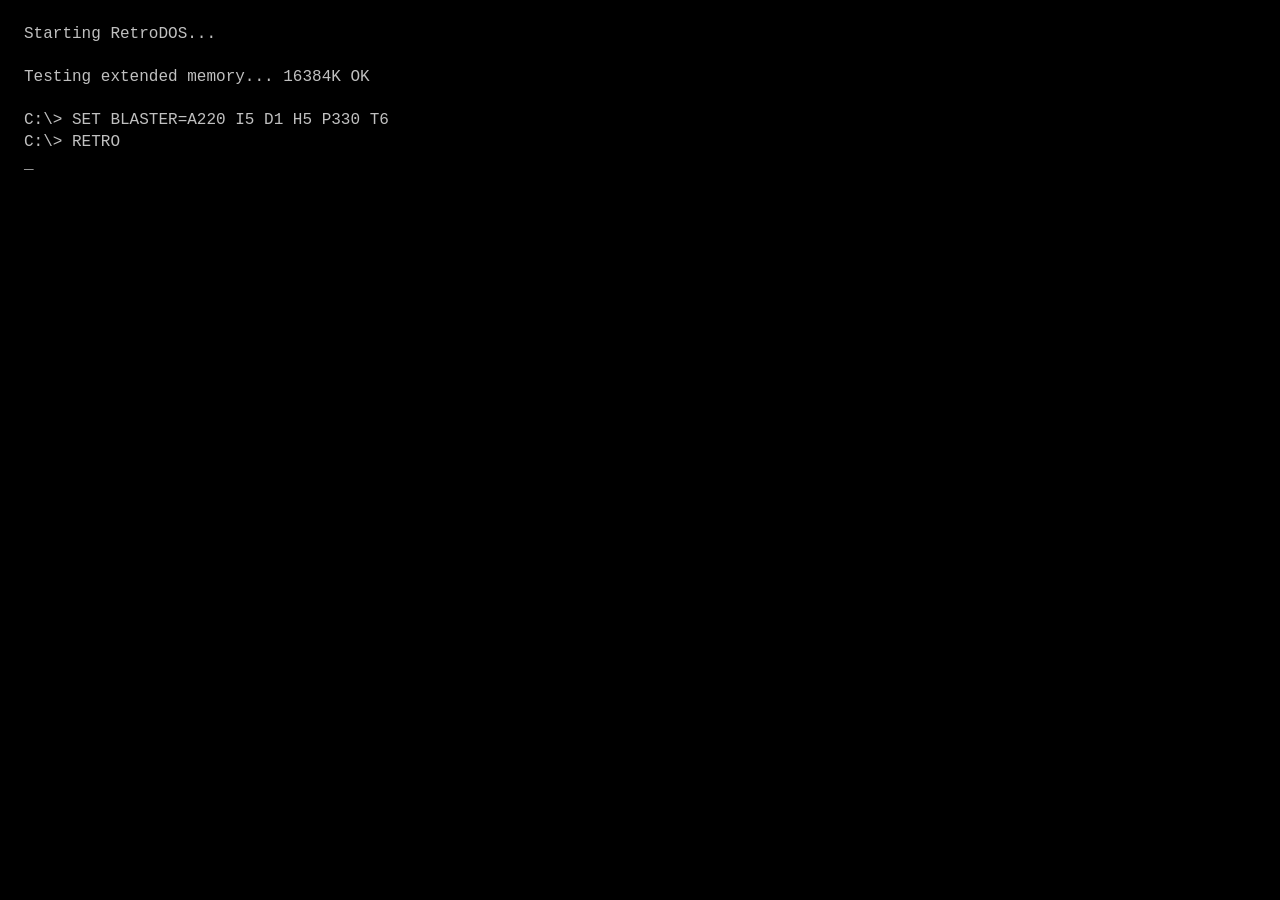
<file: index.html>
<!DOCTYPE html>
<html lang="en">
<head>
<meta charset="utf-8">
<meta name="viewport" content="width=device-width, initial-scale=1">
<title>RetroSynths</title>
<meta name="description" content="A make-believe 1990s desktop full of playable retro sound chips, plus a few friends from megaZINE.">
<link rel="stylesheet" href="css/desktop.css">
<link rel="icon" href="data:image/svg+xml,%3Csvg xmlns=%22http://www.w3.org/2000/svg%22 viewBox=%220 0 16 16%22%3E%3Crect width=%2216%22 height=%2216%22 fill=%22%23008080%22/%3E%3Crect x=%222%22 y=%223%22 width=%2212%22 height=%229%22 fill=%22%23c0c0c0%22/%3E%3Crect x=%222%22 y=%223%22 width=%2212%22 height=%222%22 fill=%22%23000080%22/%3E%3C/svg%3E">
</head>
<body>

<div id="dos" aria-hidden="true"><pre id="dosText"></pre><span id="cursor">_</span></div>
<div id="splash" hidden aria-hidden="true">
  <div class="splash-box">
    <svg class="splash-logo" viewBox="0 0 48 16" width="144" height="48" aria-hidden="true">
      <polyline points="1,12 1,4 8,4 8,12 15,12 15,8" fill="none" stroke="#e2463b" stroke-width="2"/>
      <polyline points="17,12 21,4 25,12 29,4 31,8" fill="none" stroke="#3aa84f" stroke-width="2"/>
      <polyline points="33,12 40,4 40,12 47,4" fill="none" stroke="#2f6fd0" stroke-width="2"/>
    </svg>
    <div class="splash-name">RetroSynths</div>
    <div class="splash-ver">Version 3.1</div>
    <div class="splash-fine">A toolbox of retro sound chips · General MIDI through 1977–1998 hardware</div>
  </div>
</div>

<main id="desktop" aria-label="RetroSynths desktop">
  <h1 class="sr-only">RetroSynths</h1>
  <div class="desk-icons" id="icons2" role="group" aria-label="On the desktop: megaZINE programs"></div>
  <section class="win" id="progman" aria-labelledby="pmTitle" style="left:24px; top:20px; width:540px; height:250px;">
    <div class="tb">
      <button type="button" class="sys" aria-label="Program Shelf menu" aria-haspopup="menu">&#9644;</button>
      <h2 class="tt" id="pmTitle">Program Shelf</h2>
      <button type="button" class="tbb min" aria-label="Minimize Program Shelf" title="Minimize">&#9660;</button>
      <button type="button" class="tbb max" aria-label="Maximize Program Shelf" title="Maximize">&#9650;</button>
    </div>
    <nav class="menubar" aria-label="Program Shelf menu bar">
      <button type="button" class="menu" id="mFile" aria-haspopup="menu"><u>F</u>ile</button>
      <button type="button" class="menu" id="mWindow" aria-haspopup="menu"><u>W</u>indow</button>
      <button type="button" class="menu" id="mHelp" aria-haspopup="menu"><u>H</u>elp</button>
    </nav>
    <div class="pm-body">
      <section class="win group" aria-labelledby="g1Title">
        <div class="tb"><h3 class="tt" id="g1Title">RetroSynths</h3></div>
        <div class="icons" id="icons" role="group" aria-labelledby="g1Title"></div>
      </section>
    </div>
  </section>
  <div id="minimized" role="group" aria-label="Minimized windows"></div>
  <p class="desk-hint" id="deskHint">Double-click an icon (or select it and press Enter) to open it.</p>
</main>

<div id="exitDlg" class="modal" hidden>
  <div class="win dlg" role="alertdialog" aria-modal="true" aria-labelledby="exitTitle" aria-describedby="exitText">
    <div class="tb"><h2 class="tt" id="exitTitle">Exit RetroSynths</h2></div>
    <div class="dlg-body">
      <div class="dlg-ico" aria-hidden="true">!</div>
      <div id="exitText">This will end your RetroSynths session.</div>
    </div>
    <div class="dlg-btns"><button type="button" class="btn" id="exitOK">OK</button><button type="button" class="btn" id="exitCancel">Cancel</button></div>
  </div>
</div>

<script type="module" src="shell/desktop.js"></script>
</body>
</html>
</file>
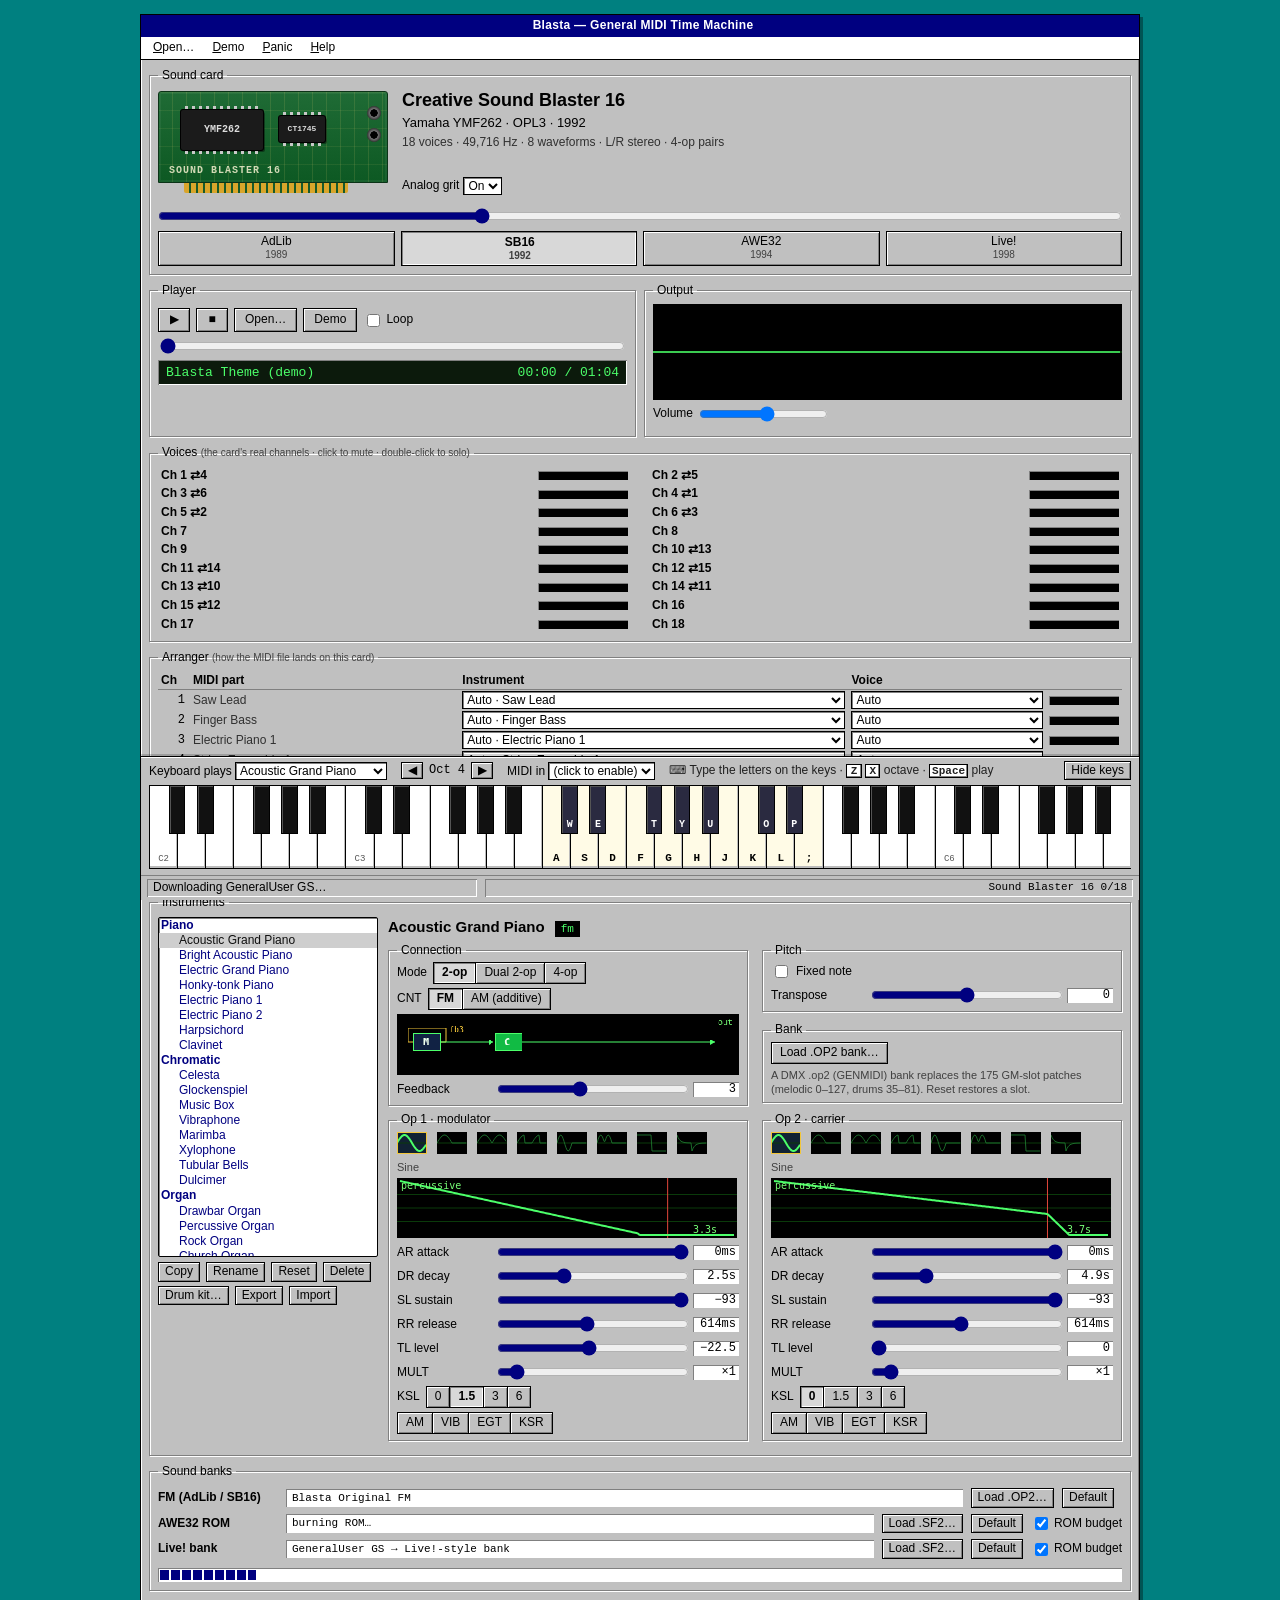
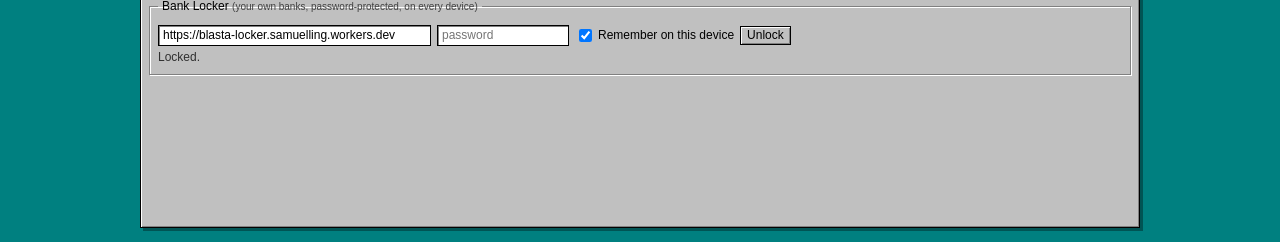
<file: apps/blasta/index.html>
<!DOCTYPE html>
<html lang="en">
<head>
<meta charset="utf-8">
<meta name="viewport" content="width=device-width, initial-scale=1">
<title>Blasta — General MIDI Time Machine</title>
<link rel="stylesheet" href="../../common/app.css">
<link rel="stylesheet" href="css/blasta.css">
<link rel="icon" href="data:image/svg+xml,%3Csvg xmlns=%22http://www.w3.org/2000/svg%22 viewBox=%220 0 16 16%22%3E%3Crect width=%2216%22 height=%2211%22 fill=%22%231f6b35%22/%3E%3Crect x=%222%22 y=%222%22 width=%227%22 height=%225%22 fill=%22%23111%22/%3E%3Crect x=%222%22 y=%2211%22 width=%2212%22 height=%223%22 fill=%22%23d9a52b%22/%3E%3C/svg%3E">
</head>
<body data-group="blasta" data-title="Blasta" data-boot-ms="1700" data-ext="../../apps/blasta/js/blasta-ext.js">

<div id="boot"><pre id="bootText"></pre></div>

<div id="desktop">
  <div class="window" id="win">
    <header class="titlebar"><h1 class="title">Blasta — General MIDI Time Machine</h1></header>
    <nav class="menubar" aria-label="Menu">
      <button type="button" class="menu" data-file="fileMidi" title="Open a MIDI file (.mid)"><u>O</u>pen…</button>
      <button type="button" class="menu" id="menuDemo" title="Play the demo song"><u>D</u>emo</button>
      <button type="button" class="menu" id="menuPanic" title="Silence every note (if something gets stuck)"><u>P</u>anic</button>
      <button type="button" class="menu" id="menuHelp" title="How to use this app (F1)"><u>H</u>elp</button>
      <input type="file" id="fileMidi" accept=".mid,.midi,.rmi,.kar" hidden>
    </nav>
    <main class="body">
      <!-- ERA: the four sound cards; the slider crossfades between neighbours -->
      <fieldset class="group machine era">
        <legend>Sound card</legend>
        <div class="era-top">
          <div class="isa" id="isa">
            <div class="pcb">
              <div class="chip" id="chipLabel">YMF262</div>
              <div class="chip small" id="chip2"></div>
              <div class="jack"></div><div class="jack"></div>
              <div class="silk" id="silk">SOUND BLASTER 16</div>
            </div>
            <div class="edge"></div>
          </div>
          <div class="minfo era-info">
            <div class="plate" id="plate" hidden></div>
            <div class="mname" id="mName"></div>
            <div class="mchip" id="mChip"></div>
            <div class="mspec" id="mSpec"></div>
            <div class="era-mix" id="eraMix"></div>
            <div id="mopts"></div>
          </div>
        </div>
        <input type="range" id="era" min="0" max="3" step="0.01" value="1" aria-label="Sound card era">
        <div class="ticks">
          <button data-era="0" type="button">AdLib<br><small>1989</small></button>
          <button data-era="1" type="button">SB16<br><small>1992</small></button>
          <button data-era="2" type="button">AWE32<br><small>1994</small></button>
          <button data-era="3" type="button">Live!<br><small>1998</small></button>
        </div>
        <div class="mpick" id="mpick" hidden></div>
      </fieldset>

      <fieldset class="group transport">
        <legend>Player</legend>
        <div class="row">
          <button class="btn" id="btnPlay" type="button" title="Play / Pause (Space)" aria-label="Play">&#9654;</button>
          <button class="btn" id="btnStop" type="button" title="Stop" aria-label="Stop">&#9632;</button>
          <button type="button" class="btn" data-file="fileMidi" title="Open a MIDI file">Open…</button>
          <button class="btn" id="btnDemo" type="button">Demo</button>
          <label class="chk"><input type="checkbox" id="chkLoop"> Loop</label>
        </div>
        <div class="row"><input type="range" id="seek" min="0" max="1000" value="0" aria-label="Song position"></div>
        <div class="row lcd"><span id="songTitle" aria-live="polite">No song loaded</span><span id="songTime">00:00 / 00:00</span></div>
      </fieldset>

      <fieldset class="group scopebox">
        <legend>Output</legend>
        <canvas id="scope" width="512" height="96" role="img" aria-label="Oscilloscope of the sound output"></canvas>
        <div class="row"><label>Volume <input type="range" id="vol" min="0" max="1.5" step="0.01" value="0.8"></label></div>
      </fieldset>

      <fieldset class="group voices">
        <legend>Voices <small>(the card's real channels · click to mute · double-click to solo)</small></legend>
        <div id="voiceRows"></div>
      </fieldset>

      <fieldset class="group arrangerbox">
        <legend>Arranger <small>(how the MIDI file lands on this card)</small></legend>
        <div id="arrRows"></div>
        <div class="row"><button class="btn small" id="arrReset" type="button">All Auto</button><span class="ed-note" id="arrNote"></span></div>
      </fieldset>

      <fieldset class="group instruments">
        <legend>Instruments</legend>
        <div class="inst-wrap">
          <div class="inst-side">
            <select id="instList" size="18" aria-label="Instruments"></select>
            <div class="row">
              <button class="btn small" id="instCopy" type="button" title="Make an editable copy">Copy</button>
              <button class="btn small" id="instRename" type="button">Rename</button>
              <button class="btn small" id="instReset" type="button" title="Restore the factory preset">Reset</button>
              <button class="btn small" id="instDelete" type="button">Delete</button>
            </div>
            <div class="row">
              <button class="btn small" id="kitBtn" type="button">Drum kit…</button>
              <button class="btn small" id="instExport" type="button" title="Save this card's instruments to a file">Export</button>
              <button type="button" class="btn small" data-file="instImport" title="Load instruments saved with Export">Import</button>
              <input type="file" id="instImport" accept=".json" hidden>
            </div>
          </div>
          <div>
            <div class="inst-head"><b id="instName"></b><span class="kindtag" id="instKind"></span><span class="ed-note" id="instUse"></span></div>
            <div id="instEditor"></div>
            <div id="kitPanel" hidden></div>
          </div>
        </div>
      </fieldset>


      <!-- BANKS -->
      <fieldset class="group banks">
        <legend>Sound banks</legend>
        <div class="bankrow">
          <span class="bk">FM (AdLib / SB16)</span>
          <span class="bstat" id="stFM">Blasta Original FM</span>
          <button type="button" class="btn small" data-file="fileOP2">Load .OP2…</button>
          <button class="btn small" id="btnFMReset" type="button" title="Forget your choice and go back to the site default">Default</button>
          <input type="file" id="fileOP2" accept=".op2" hidden>
        </div>
        <div class="bankrow">
          <span class="bk">AWE32 ROM</span>
          <span class="bstat" id="st2">GeneralUser GS → AWE-style ROM</span>
          <button type="button" class="btn small" data-file="fileSF2a" aria-label="Load .SF2… into the AWE32 slot">Load .SF2…</button>
          <button class="btn small" id="reset2" type="button" title="Forget your choice and go back to the site default">Default</button>
          <label class="chk" title="Squeeze the bank into AWE32-ROM shape: 22kHz mono, one velocity layer, sparse multisamples, short loops"><input type="checkbox" id="budget2" checked> ROM budget</label>
          <input type="file" id="fileSF2a" accept=".sf2" hidden>
        </div>
        <div class="bankrow">
          <span class="bk">Live! bank</span>
          <span class="bstat" id="st3">GeneralUser GS → Live!-style bank</span>
          <button type="button" class="btn small" data-file="fileSF2b" aria-label="Load .SF2… into the Live! slot">Load .SF2…</button>
          <button class="btn small" id="reset3" type="button" title="Forget your choice and go back to the site default">Default</button>
          <label class="chk" title="Squeeze the bank into early-Live! shape: 32kHz, shorter attacks and loops"><input type="checkbox" id="budget3" checked> ROM budget</label>
          <input type="file" id="fileSF2b" accept=".sf2" hidden>
        </div>
        <div class="progress"><div id="progBar"></div></div>
      </fieldset>

      <!-- LOCKER -->
      <fieldset class="group locker">
        <legend>Bank Locker <small>(your own banks, password-protected, on every device)</small></legend>
        <form class="row" id="lkLogin" autocomplete="on">
          <input id="lkUrl" name="url" type="url" aria-label="Locker address" placeholder="https://blasta-locker.YOU.workers.dev" size="36" required>
          <input id="lkPw" name="password" type="password" aria-label="Locker password" placeholder="password" autocomplete="current-password" size="16" required>
          <label class="chk"><input type="checkbox" id="lkRemember" checked> Remember on this device</label>
          <button class="btn small" type="submit">Unlock</button>
        </form>
        <div id="lkOpen" hidden>
          <div class="row">
            <button type="button" class="btn small" data-file="lkFile">Upload…</button>
            <input type="file" id="lkFile" accept=".sf2,.op2" multiple hidden>
            <button class="btn small" id="lkRefresh" type="button">Refresh</button>
            <button class="btn small" id="lkLock" type="button">Lock</button>
            <button class="btn small" id="lkPublish" type="button" title="Make the banks in your slots the default sound for every visitor">Publish my slots as site default</button>
            <span id="lkInfo"></span>
          </div>
          <div id="lkList"></div>
        </div>
        <div id="shelf" hidden>
          <div class="shelfhead">Public banks <small>(read-only — load one into your own slots)</small></div>
          <div id="shelfList"></div>
        </div>
        <div class="lkstat" id="lkStat" role="status" aria-live="polite">Locked.</div>
      </fieldset>
    </main>
    <div class="dock" id="dock">
      <section class="keys" aria-label="Keyboard">
        <div class="keyrow">
          <label class="kb-inst">Keyboard plays <select id="kbInst" aria-label="Instrument the keyboard plays"></select></label>
          <span class="octave"><button type="button" class="btn small" id="octDown" aria-label="Octave down (Z)" title="Octave down (Z)">&#9664;</button><span id="octLabel" aria-live="polite">Oct 4</span><button type="button" class="btn small" id="octUp" aria-label="Octave up (X)" title="Octave up (X)">&#9654;</button></span>
          <label class="kb-midi">MIDI in <select id="midiIn"><option value="">(click to enable)</option></select></label>
          <span class="kbhint" id="kbHint">&#9000; Type the letters on the keys · <b>Z</b> <b>X</b> octave · <b>Space</b> play</span>
          <button type="button" class="btn small" id="dockToggle" aria-expanded="true" aria-controls="piano">Hide keys</button>
        </div>
        <div id="piano" aria-hidden="true"></div>
      </section>
      <div class="statusbar" role="region" aria-label="Status"><span id="status" role="status" aria-live="polite">Ready</span><span id="voices"></span></div>
    </div>
  </div>
</div>

<div id="about" class="dialog" hidden>
  <div class="window" role="dialog" aria-modal="true" aria-labelledby="aboutTitle">
    <div class="titlebar"><button type="button" class="sysbox" data-close aria-label="Close">&#9644;</button><h2 class="title" id="aboutTitle">About Blasta</h2></div>
    <div class="body about-body" id="aboutText">
      <p><b>Blasta</b> plays General MIDI through four simulated generations of PC sound card. Drag the slider to age a song forward from AdLib FM to Sound Blaster Live! — neighbouring cards crossfade.</p>
      <p>Each card has its <b>own</b> voices and instruments: the FM cards play an OPL patch bank you can edit operator by operator (2-op, OP2 double voices and true OPL3 4-op); the wavetable cards play the loaded SoundFont's own presets, with your generator edits layered on top. The <b>Arranger</b> shows where each MIDI part lands — leave it on Auto or pick any instrument and voice.</p>
      <p><b>FM eras</b> run a cycle-accurate YMF262 emulation (a JavaScript port of <a href="https://github.com/nukeykt/Nuked-OPL3" target="_blank" rel="noopener">Nuked OPL3</a> by Nuke.YKT, LGPL-2.1) at the chip's native 49,716 Hz, programmed through its registers like a period driver and fed through a floating-point DAC model, with an original patch bank. Load your own <code>.op2</code> bank (e.g. the free DMXOPL).</p>
      <p><b>Wavetable eras</b> use <a href="https://github.com/mrbumpy409/GeneralUser-GS" target="_blank" rel="noopener">GeneralUser GS</a> by S. Christian Collins (bundled locally under its license), burned down to an AWE32-ROM shape or an early-Live! shape. Load your own <code>.sf2</code> into either slot — untick the budget box if it is already a period bank.</p>
      <p>Banks you load are <b>saved in this browser</b> and come back next time. <b>Default</b> forgets them. Unlock your <b>Bank Locker</b> (a private Cloudflare store, see <code>locker/README.md</code>) and they're also uploaded behind your password and follow you to every device.</p>
      <p>Drop <code>.mid</code>, <code>.sf2</code> or <code>.op2</code> files anywhere on the window.</p>
      <p class="fine">No Creative, E-mu, Yamaha or Microsoft data is included. Sound Blaster, AWE32 and Live! are trademarks of Creative Technology; names are used only to describe the eras being evoked.</p>
      <div class="row right"><button class="btn" id="aboutOK" type="button">OK</button></div>
    </div>
  </div>
</div>

<script type="module" src="../../common/machine-app.js"></script>
</body>
</html>
</file>
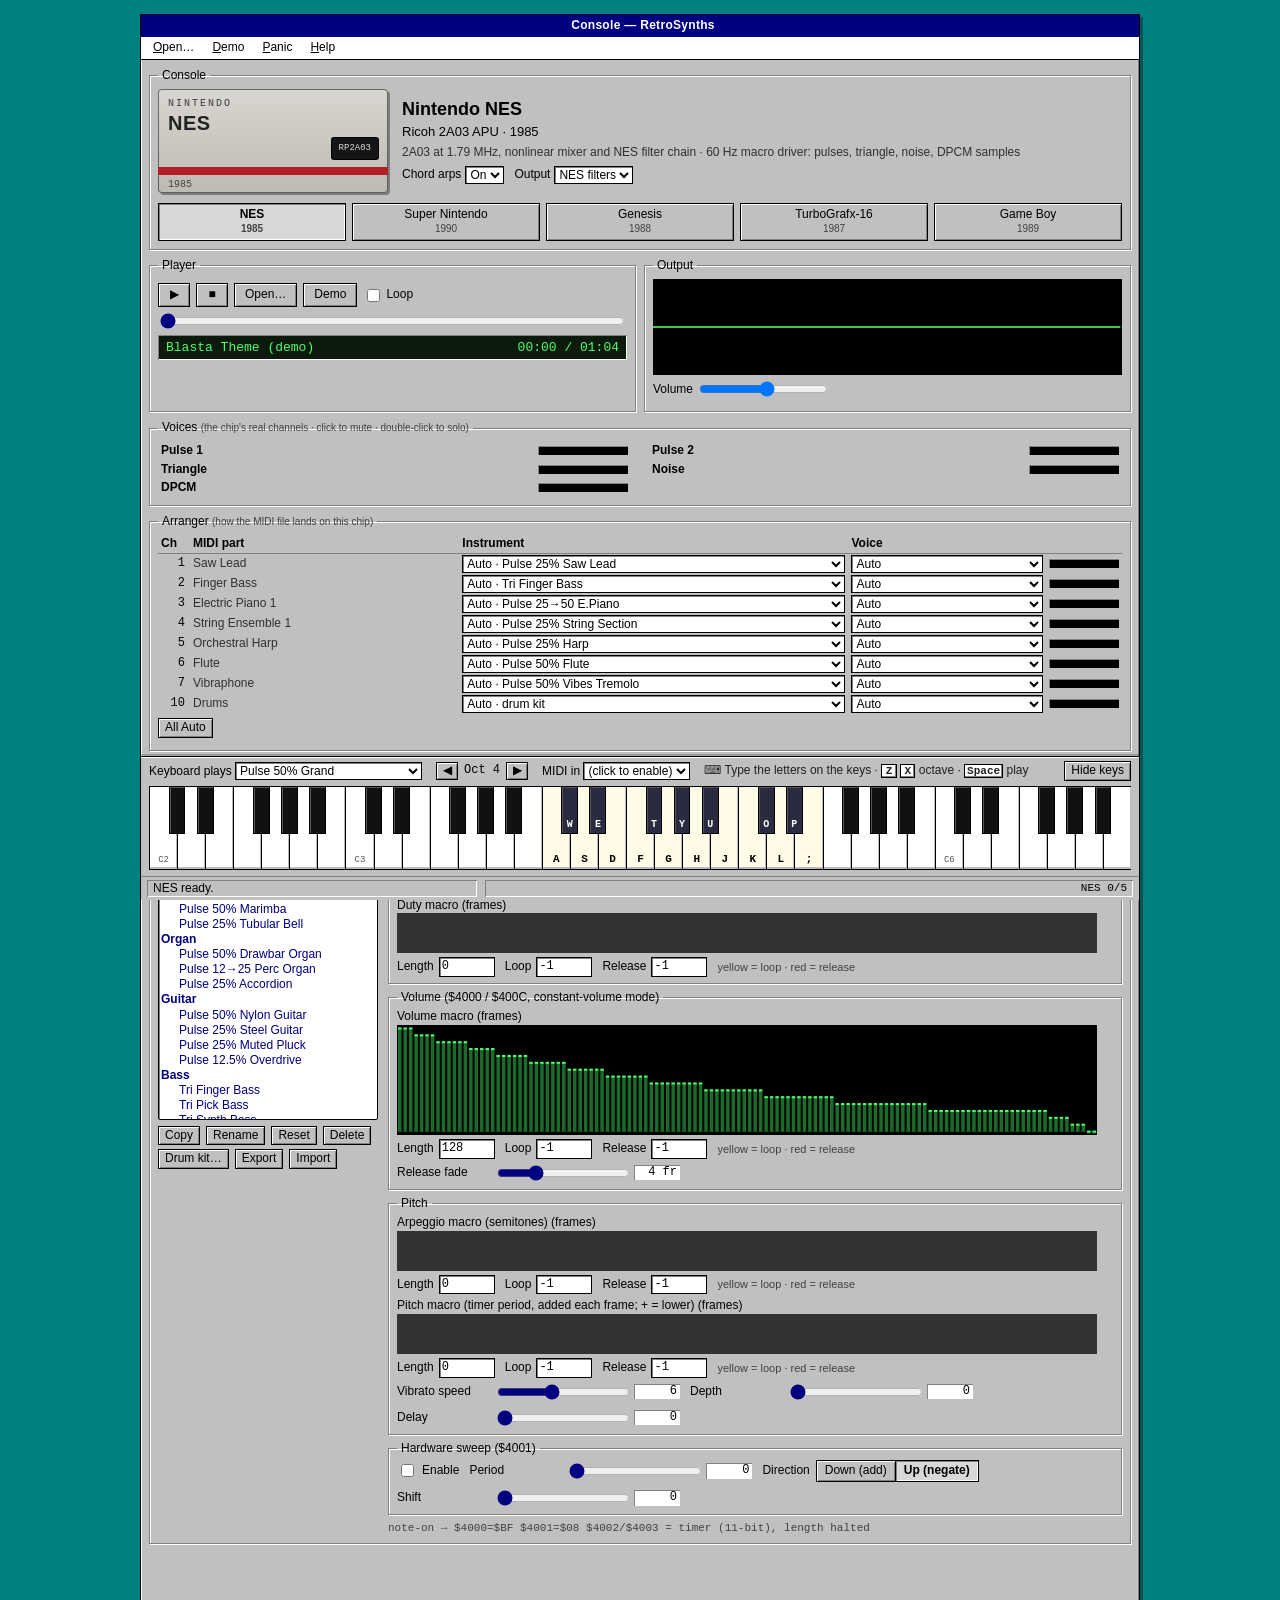
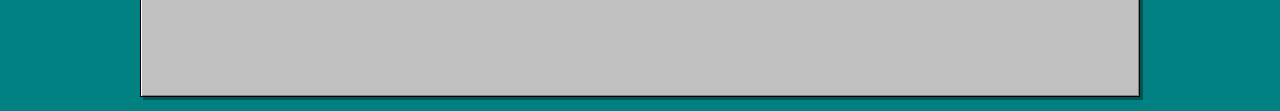
<file: apps/console/index.html>
<!DOCTYPE html>
<html lang="en">
<head>
<meta charset="utf-8">
<meta name="viewport" content="width=device-width, initial-scale=1">
<title>Console — RetroSynths</title>
<link rel="stylesheet" href="../../common/app.css">
<link rel="icon" href="data:image/svg+xml,%3Csvg xmlns=%22http://www.w3.org/2000/svg%22 viewBox=%220 0 16 16%22%3E%3Crect width=%2216%22 height=%2216%22 fill=%22%23008080%22/%3E%3Crect x=%223%22 y=%225%22 width=%2210%22 height=%226%22 fill=%22%23c0c0c0%22/%3E%3C/svg%3E">
</head>
<body data-group="console" data-title="Console">

<div id="boot"><pre id="bootText"></pre></div>

<div id="desktop">
  <div class="window" id="win">
    <header class="titlebar"><h1 class="title">Console — RetroSynths</h1></header>
    <nav class="menubar" aria-label="Menu">
      <button type="button" class="menu" data-file="fileMidi" title="Open a MIDI file (.mid)"><u>O</u>pen…</button>
      <button type="button" class="menu" id="menuDemo" title="Play the demo song"><u>D</u>emo</button>
      <button type="button" class="menu" id="menuPanic" title="Silence every note (if something gets stuck)"><u>P</u>anic</button>
      <button type="button" class="menu" id="menuHelp" title="How to use this app (F1)"><u>H</u>elp</button>
      <input type="file" id="fileMidi" accept=".mid,.midi,.rmi,.kar" hidden>
    </nav>
    <main class="body">
      <fieldset class="group machine">
        <legend>Console</legend>
        <div class="mtop">
          <div class="plate" id="plate"></div>
          <div class="minfo">
            <div class="mname" id="mName"></div>
            <div class="mchip" id="mChip"></div>
            <div class="mspec" id="mSpec"></div>
            <div id="mopts"></div>
          </div>
        </div>
        <div class="mpick" id="mpick"></div>
      </fieldset>

      <fieldset class="group transport">
        <legend>Player</legend>
        <div class="row">
          <button class="btn" id="btnPlay" type="button" title="Play / Pause (Space)" aria-label="Play">&#9654;</button>
          <button class="btn" id="btnStop" type="button" title="Stop" aria-label="Stop">&#9632;</button>
          <button type="button" class="btn" data-file="fileMidi" title="Open a MIDI file">Open…</button>
          <button class="btn" id="btnDemo" type="button">Demo</button>
          <label class="chk"><input type="checkbox" id="chkLoop"> Loop</label>
        </div>
        <div class="row"><input type="range" id="seek" min="0" max="1000" value="0" aria-label="Song position"></div>
        <div class="row lcd"><span id="songTitle" aria-live="polite">No song loaded</span><span id="songTime">00:00 / 00:00</span></div>
      </fieldset>

      <fieldset class="group scopebox">
        <legend>Output</legend>
        <canvas id="scope" width="512" height="96" role="img" aria-label="Oscilloscope of the sound output"></canvas>
        <div class="row"><label>Volume <input type="range" id="vol" min="0" max="1.5" step="0.01" value="0.8"></label></div>
      </fieldset>

      <fieldset class="group voices">
        <legend>Voices <small>(the chip's real channels · click to mute · double-click to solo)</small></legend>
        <div id="voiceRows"></div>
      </fieldset>

      <fieldset class="group arrangerbox">
        <legend>Arranger <small>(how the MIDI file lands on this chip)</small></legend>
        <div id="arrRows"></div>
        <div class="row"><button class="btn small" id="arrReset" type="button">All Auto</button><span class="ed-note" id="arrNote"></span></div>
      </fieldset>

      <fieldset class="group instruments">
        <legend>Instruments</legend>
        <div class="inst-wrap">
          <div class="inst-side">
            <select id="instList" size="18" aria-label="Instruments"></select>
            <div class="row">
              <button class="btn small" id="instCopy" type="button" title="Make an editable copy">Copy</button>
              <button class="btn small" id="instRename" type="button">Rename</button>
              <button class="btn small" id="instReset" type="button" title="Restore the factory preset">Reset</button>
              <button class="btn small" id="instDelete" type="button">Delete</button>
            </div>
            <div class="row">
              <button class="btn small" id="kitBtn" type="button">Drum kit…</button>
              <button class="btn small" id="instExport" type="button" title="Save this machine's instruments to a file">Export</button>
              <button type="button" class="btn small" data-file="instImport" title="Load instruments saved with Export">Import</button>
              <input type="file" id="instImport" accept=".json" hidden>
            </div>
          </div>
          <div>
            <div class="inst-head"><b id="instName"></b><span class="kindtag" id="instKind"></span><span class="ed-note" id="instUse"></span></div>
            <div id="instEditor"></div>
            <div id="kitPanel" hidden></div>
          </div>
        </div>
      </fieldset>

    </main>
    <div class="dock" id="dock">
      <section class="keys" aria-label="Keyboard">
        <div class="keyrow">
          <label class="kb-inst">Keyboard plays <select id="kbInst" aria-label="Instrument the keyboard plays"></select></label>
          <span class="octave"><button type="button" class="btn small" id="octDown" aria-label="Octave down (Z)" title="Octave down (Z)">&#9664;</button><span id="octLabel" aria-live="polite">Oct 4</span><button type="button" class="btn small" id="octUp" aria-label="Octave up (X)" title="Octave up (X)">&#9654;</button></span>
          <label class="kb-midi">MIDI in <select id="midiIn"><option value="">(click to enable)</option></select></label>
          <span class="kbhint" id="kbHint">&#9000; Type the letters on the keys · <b>Z</b> <b>X</b> octave · <b>Space</b> play</span>
          <button type="button" class="btn small" id="dockToggle" aria-expanded="true" aria-controls="piano">Hide keys</button>
        </div>
        <div id="piano" aria-hidden="true"></div>
      </section>
      <div class="statusbar" role="region" aria-label="Status"><span id="status" role="status" aria-live="polite">Ready</span><span id="voices"></span></div>
    </div>
  </div>
</div>

<div id="about" class="dialog" hidden>
  <div class="window" role="dialog" aria-modal="true" aria-labelledby="aboutTitle">
    <div class="titlebar"><button type="button" class="sysbox" data-close aria-label="Close">&#9644;</button><h2 class="title" id="aboutTitle">About Console</h2></div>
    <div class="body about-body" id="aboutText">
      <p><b>Console</b> plays music through the sound hardware of five game consoles: the NES (2A03), Super Nintendo (SPC700 + S-DSP), Sega Genesis (YM2612 + SN76489), TurboGrafx-16 (HuC6280) and the original Game Boy.</p>
      <p>Each machine has its <b>own</b> voices and instruments. Pick or edit an instrument and play it on the keyboard (QWERTY, on-screen or Web MIDI). General MIDI files play too: the <b>Arranger</b> shows how each MIDI channel lands on the chip — leave it on Auto or choose any native instrument and voice. Each machine runs an emulation of its own sound chip at the chip's native clock, driven by a period-style music driver that squeezes General MIDI into the hardware's few voices — the way game composers had to.</p>
      <p class="fine">Emulations are written from public hardware documentation (or ported from permissively licensed emulators, see LICENSES). No game, ROM or console sample data is included. Machine names are trademarks of their owners, used only to describe the hardware being emulated.</p>
      <div class="row right"><button class="btn" id="aboutOK" type="button">OK</button></div>
    </div>
  </div>
</div>

<script type="module" src="../../common/machine-app.js"></script>
</body>
</html>
</file>
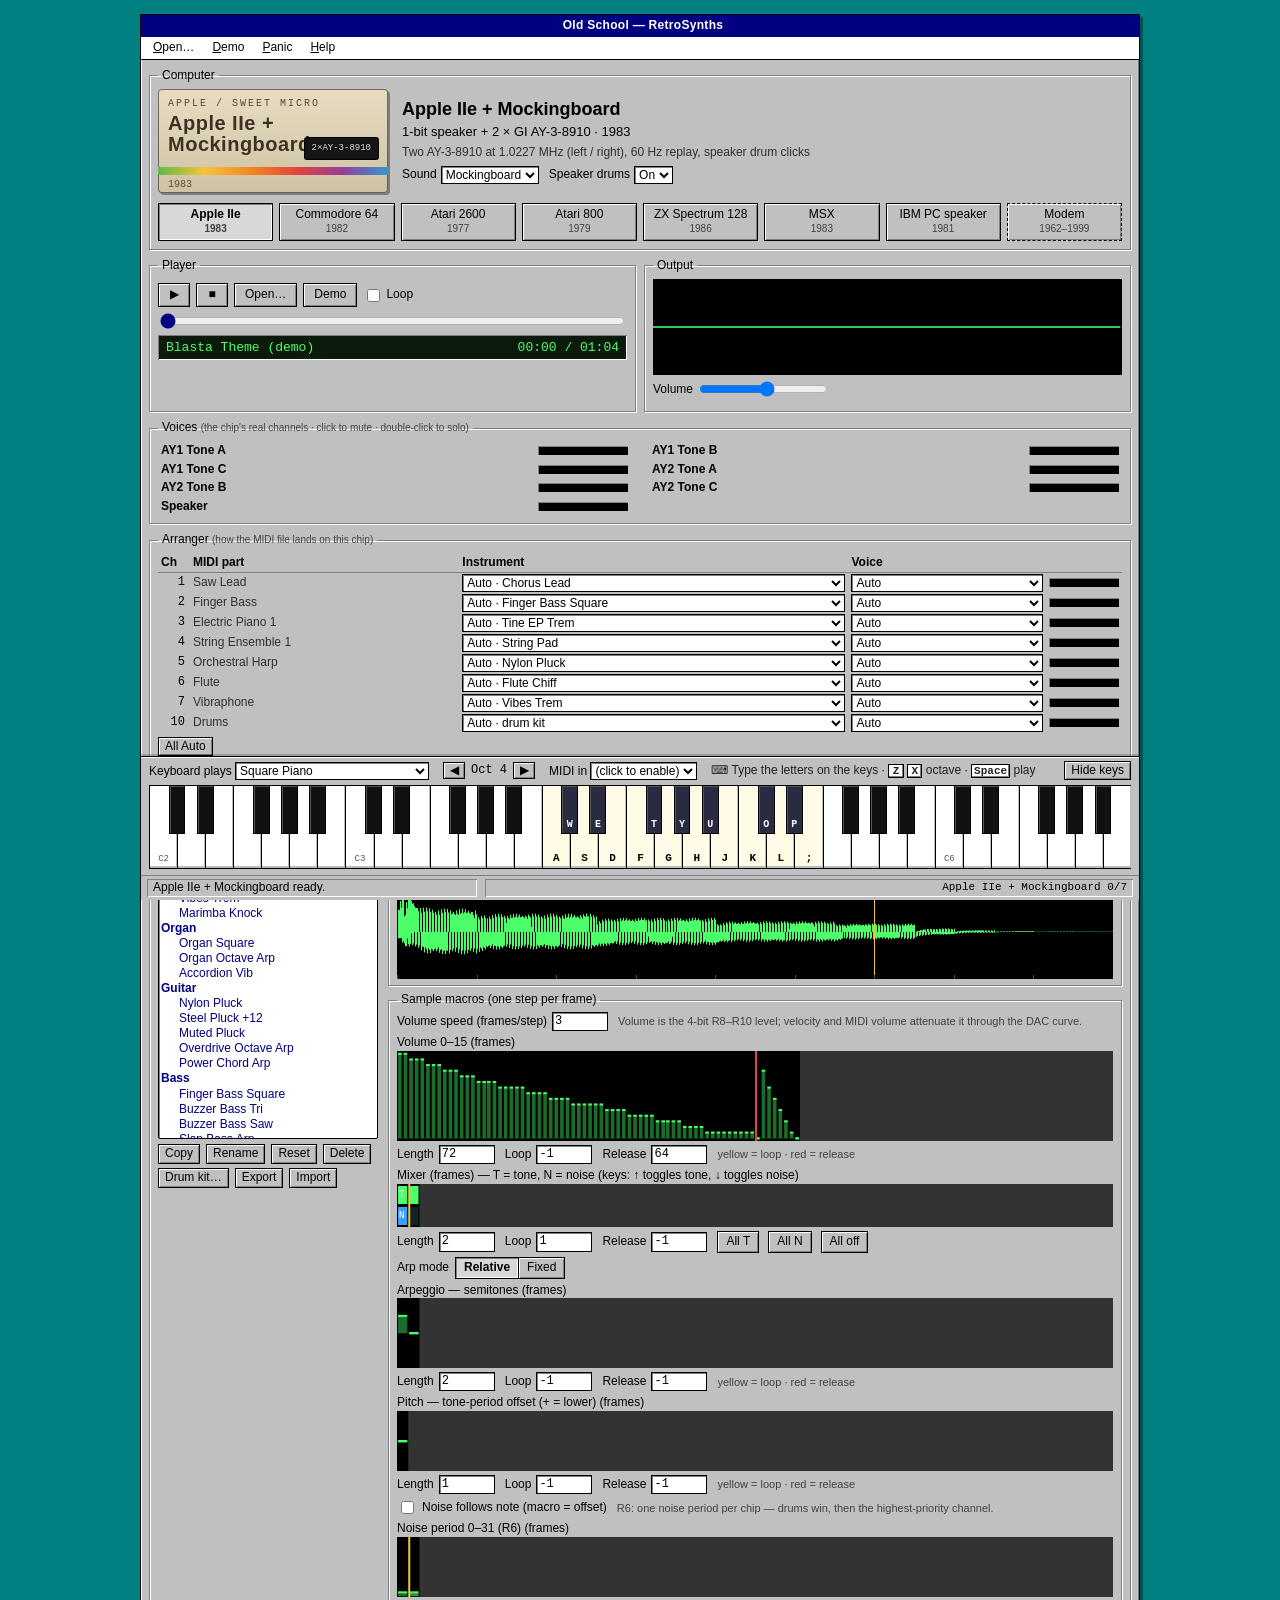
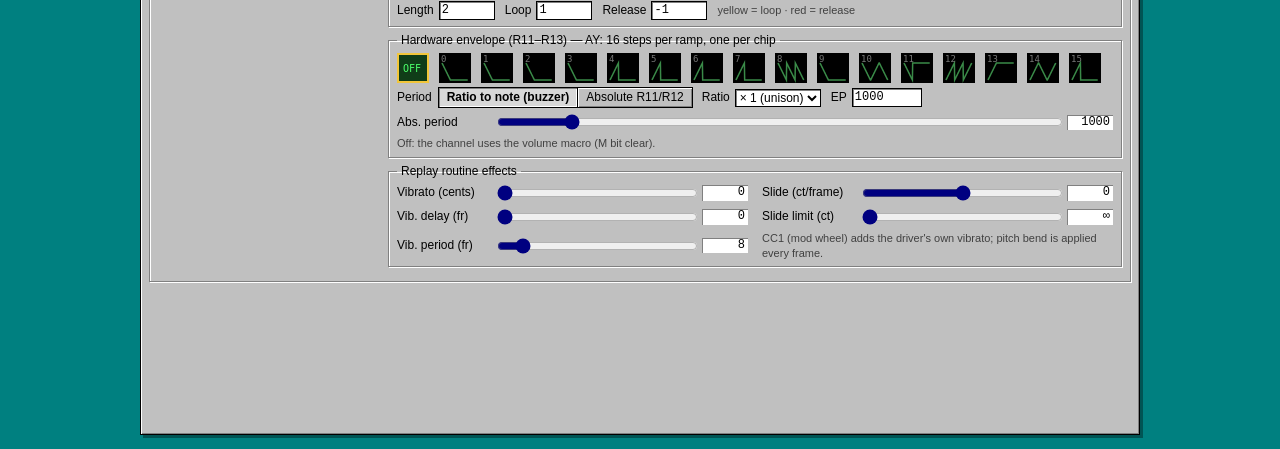
<file: apps/oldschool/index.html>
<!DOCTYPE html>
<html lang="en">
<head>
<meta charset="utf-8">
<meta name="viewport" content="width=device-width, initial-scale=1">
<title>Old School — RetroSynths</title>
<link rel="stylesheet" href="../../common/app.css">
<link rel="icon" href="data:image/svg+xml,%3Csvg xmlns=%22http://www.w3.org/2000/svg%22 viewBox=%220 0 16 16%22%3E%3Crect width=%2216%22 height=%2216%22 fill=%22%23008080%22/%3E%3Crect x=%223%22 y=%225%22 width=%2210%22 height=%226%22 fill=%22%23c0c0c0%22/%3E%3C/svg%3E">
</head>
<body data-group="oldschool" data-title="Old School">

<div id="boot"><pre id="bootText"></pre></div>

<div id="desktop">
  <div class="window" id="win">
    <header class="titlebar"><h1 class="title">Old School — RetroSynths</h1></header>
    <nav class="menubar" aria-label="Menu">
      <button type="button" class="menu" data-file="fileMidi" title="Open a MIDI file (.mid)"><u>O</u>pen…</button>
      <button type="button" class="menu" id="menuDemo" title="Play the demo song"><u>D</u>emo</button>
      <button type="button" class="menu" id="menuPanic" title="Silence every note (if something gets stuck)"><u>P</u>anic</button>
      <button type="button" class="menu" id="menuHelp" title="How to use this app (F1)"><u>H</u>elp</button>
      <input type="file" id="fileMidi" accept=".mid,.midi,.rmi,.kar" hidden>
    </nav>
    <main class="body">
      <fieldset class="group machine">
        <legend>Computer</legend>
        <div class="mtop">
          <div class="plate" id="plate"></div>
          <div class="minfo">
            <div class="mname" id="mName"></div>
            <div class="mchip" id="mChip"></div>
            <div class="mspec" id="mSpec"></div>
            <div id="mopts"></div>
          </div>
        </div>
        <div class="mpick" id="mpick"></div>
      </fieldset>

      <fieldset class="group transport">
        <legend>Player</legend>
        <div class="row">
          <button class="btn" id="btnPlay" type="button" title="Play / Pause (Space)" aria-label="Play">&#9654;</button>
          <button class="btn" id="btnStop" type="button" title="Stop" aria-label="Stop">&#9632;</button>
          <button type="button" class="btn" data-file="fileMidi" title="Open a MIDI file">Open…</button>
          <button class="btn" id="btnDemo" type="button">Demo</button>
          <label class="chk"><input type="checkbox" id="chkLoop"> Loop</label>
        </div>
        <div class="row"><input type="range" id="seek" min="0" max="1000" value="0" aria-label="Song position"></div>
        <div class="row lcd"><span id="songTitle" aria-live="polite">No song loaded</span><span id="songTime">00:00 / 00:00</span></div>
      </fieldset>

      <fieldset class="group scopebox">
        <legend>Output</legend>
        <canvas id="scope" width="512" height="96" role="img" aria-label="Oscilloscope of the sound output"></canvas>
        <div class="row"><label>Volume <input type="range" id="vol" min="0" max="1.5" step="0.01" value="0.8"></label></div>
      </fieldset>

      <fieldset class="group voices">
        <legend>Voices <small>(the chip's real channels · click to mute · double-click to solo)</small></legend>
        <div id="voiceRows"></div>
      </fieldset>

      <fieldset class="group arrangerbox">
        <legend>Arranger <small>(how the MIDI file lands on this chip)</small></legend>
        <div id="arrRows"></div>
        <div class="row"><button class="btn small" id="arrReset" type="button">All Auto</button><span class="ed-note" id="arrNote"></span></div>
      </fieldset>

      <fieldset class="group instruments">
        <legend>Instruments</legend>
        <div class="inst-wrap">
          <div class="inst-side">
            <select id="instList" size="18" aria-label="Instruments"></select>
            <div class="row">
              <button class="btn small" id="instCopy" type="button" title="Make an editable copy">Copy</button>
              <button class="btn small" id="instRename" type="button">Rename</button>
              <button class="btn small" id="instReset" type="button" title="Restore the factory preset">Reset</button>
              <button class="btn small" id="instDelete" type="button">Delete</button>
            </div>
            <div class="row">
              <button class="btn small" id="kitBtn" type="button">Drum kit…</button>
              <button class="btn small" id="instExport" type="button" title="Save this machine's instruments to a file">Export</button>
              <button type="button" class="btn small" data-file="instImport" title="Load instruments saved with Export">Import</button>
              <input type="file" id="instImport" accept=".json" hidden>
            </div>
          </div>
          <div>
            <div class="inst-head"><b id="instName"></b><span class="kindtag" id="instKind"></span><span class="ed-note" id="instUse"></span></div>
            <div id="instEditor"></div>
            <div id="kitPanel" hidden></div>
          </div>
        </div>
      </fieldset>

    </main>
    <div class="dock" id="dock">
      <section class="keys" aria-label="Keyboard">
        <div class="keyrow">
          <label class="kb-inst">Keyboard plays <select id="kbInst" aria-label="Instrument the keyboard plays"></select></label>
          <span class="octave"><button type="button" class="btn small" id="octDown" aria-label="Octave down (Z)" title="Octave down (Z)">&#9664;</button><span id="octLabel" aria-live="polite">Oct 4</span><button type="button" class="btn small" id="octUp" aria-label="Octave up (X)" title="Octave up (X)">&#9654;</button></span>
          <label class="kb-midi">MIDI in <select id="midiIn"><option value="">(click to enable)</option></select></label>
          <span class="kbhint" id="kbHint">&#9000; Type the letters on the keys · <b>Z</b> <b>X</b> octave · <b>Space</b> play</span>
          <button type="button" class="btn small" id="dockToggle" aria-expanded="true" aria-controls="piano">Hide keys</button>
        </div>
        <div id="piano" aria-hidden="true"></div>
      </section>
      <div class="statusbar" role="region" aria-label="Status"><span id="status" role="status" aria-live="polite">Ready</span><span id="voices"></span></div>
    </div>
  </div>
</div>

<div id="about" class="dialog" hidden>
  <div class="window" role="dialog" aria-modal="true" aria-labelledby="aboutTitle">
    <div class="titlebar"><button type="button" class="sysbox" data-close aria-label="Close">&#9644;</button><h2 class="title" id="aboutTitle">About Old School</h2></div>
    <div class="body about-body" id="aboutText">
      <p><b>Old School</b> plays music through 8-bit home computers: the Apple IIe with a Mockingboard, Commodore 64 (SID), Atari 2600 (TIA) and 800 (POKEY), ZX Spectrum 128 and MSX (AY / YM2149), and the humble IBM PC speaker.</p>
      <p>Each machine has its <b>own</b> voices and instruments. Pick or edit an instrument and play it on the keyboard (QWERTY, on-screen or Web MIDI). General MIDI files play too: the <b>Arranger</b> shows how each MIDI channel lands on the chip — leave it on Auto or choose any native instrument and voice. Each machine runs an emulation of its own sound chip at the chip's native clock, driven by a period-style music driver that squeezes General MIDI into the hardware's few voices — the way game composers had to.</p>
      <p class="fine">Emulations are written from public hardware documentation (or ported from permissively licensed emulators, see LICENSES). No game, ROM or console sample data is included. Machine names are trademarks of their owners, used only to describe the hardware being emulated.</p>
      <div class="row right"><button class="btn" id="aboutOK" type="button">OK</button></div>
    </div>
  </div>
</div>

<script type="module" src="../../common/machine-app.js"></script>
</body>
</html>
</file>
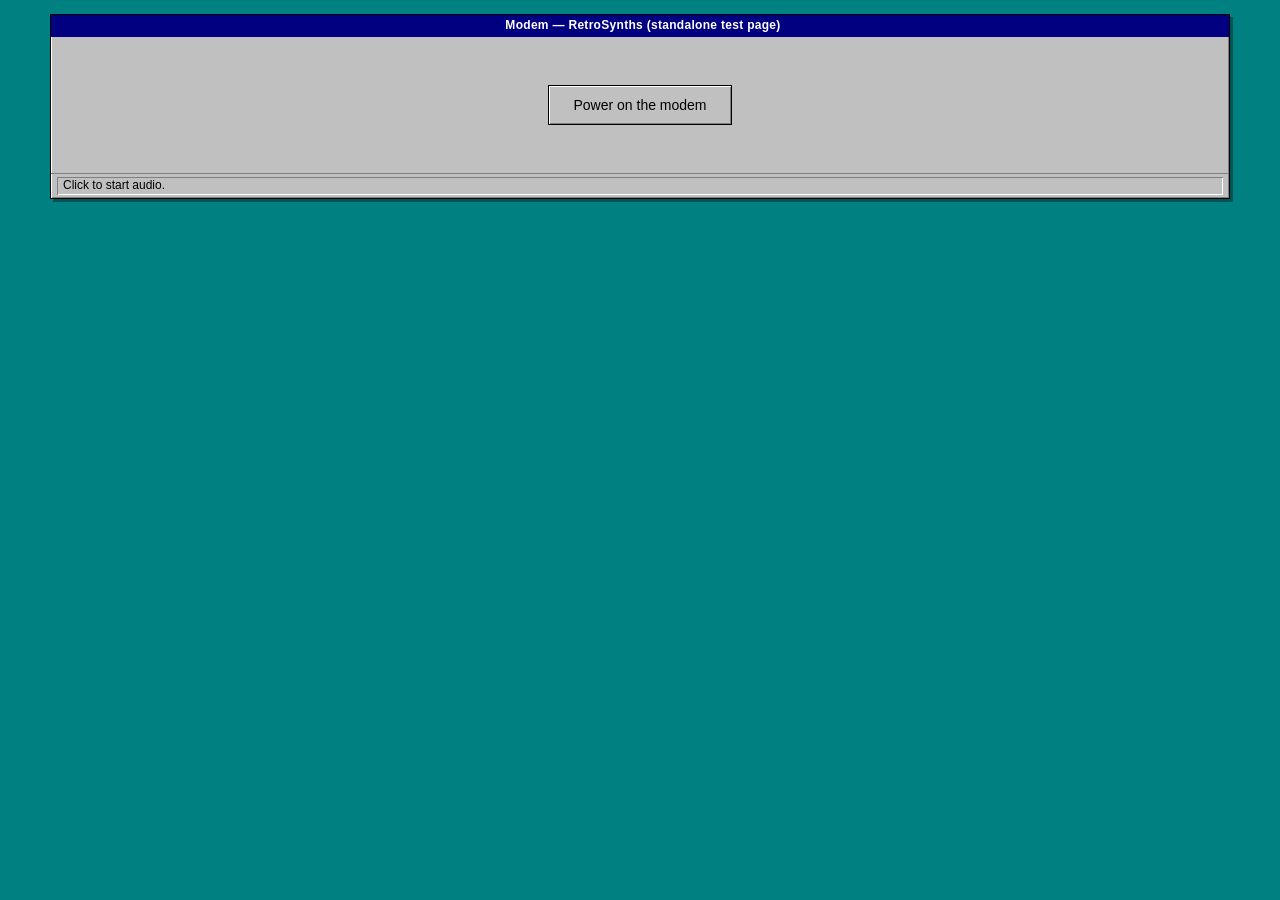
<file: apps/oldschool/modem/index.html>
<!DOCTYPE html>
<html lang="en">
<head>
<meta charset="utf-8">
<meta name="viewport" content="width=device-width, initial-scale=1">
<title>Modem — RetroSynths</title>
<link rel="stylesheet" href="../../../common/app.css">
<link rel="stylesheet" href="modem.css">
<link rel="icon" href="data:image/svg+xml,%3Csvg xmlns=%22http://www.w3.org/2000/svg%22 viewBox=%220 0 16 16%22%3E%3Crect width=%2216%22 height=%2216%22 fill=%22%23008080%22/%3E%3Crect x=%223%22 y=%225%22 width=%2210%22 height=%226%22 fill=%22%23c0c0c0%22/%3E%3C/svg%3E">
<style>
  #start { display: block; margin: 40px auto; font-size: 14px; padding: 10px 24px; }
  #win { max-width: 1180px; }
</style>
</head>
<body>
<div id="desktop">
  <div class="window" id="win">
    <div class="titlebar"><h1 class="title" style="font-size:12px;margin:0">Modem — RetroSynths (standalone test page)</h1></div>
    <main class="body" style="display:block" id="host">
      <button type="button" class="btn" id="start">Power on the modem</button>
    </main>
    <div class="statusbar"><span id="status" aria-live="polite">Click to start audio.</span></div>
  </div>
</div>
<script type="module">
  import { mountModem } from './modem.js';
  const host = document.getElementById('host'), status = document.getElementById('status');
  let ctx = null;
  async function start() {
    if (ctx) return;
    ctx = new AudioContext({ latencyHint: 'interactive' });
    await ctx.resume().catch(() => {});
    document.getElementById('start').remove();
    window.modem = mountModem(host, { ctx, setStatus: (s) => { status.textContent = s; } });
    window.modemCtx = ctx;
    host.querySelector('.md-cmd').focus();
  }
  document.getElementById('start').addEventListener('click', start);
  if (new URLSearchParams(location.search).has('autostart')) start();
</script>
</body>
</html>
</file>
<file: css/desktop.css>
:root {
  --face: #c0c0c0; --hi: #ffffff; --lo: #808080; --dk: #000000; --title: #000080; --title-off: #ffffff; --desk: #008080;
  --ui: "MS Sans Serif", "Microsoft Sans Serif", Tahoma, Verdana, "Segoe UI", sans-serif;
}
* { box-sizing: border-box; }
[hidden] { display: none !important; }
html, body { margin: 0; height: 100%; overflow: hidden; }
body { background: var(--desk); font: 12px/1.3 var(--ui); color: #000; -webkit-font-smoothing: none; user-select: none; }
button { font: inherit; }

/* ---------- DOS + splash ---------- */
#dos { position: fixed; inset: 0; background: #000; color: #c0c0c0; z-index: 1000; padding: 24px; cursor: pointer;
  font: 16px/1.35 "Perfect DOS VGA 437", "Lucida Console", "Courier New", monospace; }
#dos pre { margin: 0; display: inline; white-space: pre-wrap; font: inherit; }
#cursor { animation: blink 1s steps(1) infinite; }
@keyframes blink { 50% { opacity: 0; } }
#splash { position: fixed; inset: 0; z-index: 999; background: #000; display: flex; align-items: center; justify-content: center; cursor: pointer; }
.splash-box { background: var(--face); padding: 28px 46px; text-align: center; border: 2px solid #fff; box-shadow: 4px 4px 0 #555; min-width: 320px; }
.splash-logo { display: block; margin: 0 auto; shape-rendering: crispEdges; }
.splash-name { font: bold 34px "Times New Roman", serif; font-style: italic; margin-top: 6px; }
.splash-ver { font-size: 14px; margin-top: 2px; }
.splash-fine { font-size: 11px; color: #404040; margin-top: 14px; }

/* ---------- windows ---------- */
#desktop { position: fixed; inset: 0; }
.win { position: absolute; background: var(--face); border: 1px solid var(--dk); display: flex; flex-direction: column;
  box-shadow: inset 1px 1px var(--hi), inset -1px -1px var(--lo), 0 0 0 3px var(--face), 0 0 0 4px var(--dk); min-width: 180px; min-height: 80px; }
.win.app { resize: both; overflow: hidden; }
.tb { height: 20px; flex: none; background: var(--title-off); color: #000; display: flex; align-items: center; cursor: default; touch-action: none; border-bottom: 1px solid var(--dk); }
.win.active > .tb { background: var(--title); color: #fff; }
.tt { flex: 1; text-align: center; font-weight: bold; white-space: nowrap; overflow: hidden; text-overflow: ellipsis; padding: 0 4px; }
.sys, .tbb { width: 20px; height: 18px; margin: 0 1px; background: var(--face); color: #000; display: inline-flex; align-items: center; justify-content: center;
  box-shadow: inset 1px 1px var(--hi), inset -1px -1px var(--lo); font-size: 9px; flex: none; cursor: pointer; }
.sys { font-size: 11px; }
.menubar { background: #fff; border-bottom: 1px solid var(--dk); padding: 1px 4px; display: flex; gap: 2px; flex: none; }
.menu { padding: 1px 8px; cursor: pointer; }
.menu:hover { background: var(--title); color: #fff; }
.win iframe { flex: 1; border: 0; width: 100%; background: var(--face); display: block; }
.win.dragging iframe, .win.resizing iframe { pointer-events: none; }
.win.maxed { left: 0 !important; top: 0 !important; width: 100% !important; height: 100% !important; resize: none; }

/* control menu */
.sysmenu { position: absolute; z-index: 500; background: #fff; border: 1px solid #000; box-shadow: 2px 2px 0 rgba(0,0,0,.4); padding: 2px 0; min-width: 140px; }
.sysmenu div { padding: 2px 18px; cursor: pointer; display: flex; justify-content: space-between; gap: 18px; }
.sysmenu div:hover { background: var(--title); color: #fff; }
.sysmenu hr { border: 0; border-top: 1px solid #000; margin: 2px 0; }

/* ---------- Program Shelf ---------- */
.pm-body { flex: 1; position: relative; background: #fff; overflow: auto; display: flex; flex-direction: column; gap: 12px; padding: 10px; }
.group { position: relative; left: auto; top: auto; box-shadow: none; min-height: 0; flex: none; }
.group > .tb { background: var(--title); color: #fff; }
.icons { flex: 1; background: #fff; display: flex; flex-wrap: wrap; align-content: flex-start; gap: 6px 4px; padding: 12px 8px; overflow: auto; }
.icon { width: 92px; display: flex; flex-direction: column; align-items: center; gap: 4px; cursor: pointer; padding: 2px; text-align: center; }
.icon svg { width: 40px; height: 40px; image-rendering: pixelated; shape-rendering: crispEdges; }
.icon span { padding: 0 3px; line-height: 1.2; }
.icon.sel span { background: var(--title); color: #fff; outline: 1px dotted #ff0; }
.icon.off { opacity: .55; }
#minimized { position: fixed; left: 8px; bottom: 6px; display: flex; gap: 14px; }
#minimized .icon span { color: #fff; }
#minimized .icon.sel span { color: #fff; }

/* ---------- text viewer ---------- */
.textview { flex: 1; overflow: auto; background: #fff; padding: 6px 8px; font: 13px/1.45 "Lucida Console", "Courier New", monospace; white-space: pre-wrap; user-select: text; }

/* ---------- dialog ---------- */
.modal { position: fixed; inset: 0; z-index: 800; display: flex; align-items: center; justify-content: center; }
.win.dlg { position: relative; width: 320px; min-height: 0; }
.win.dlg > .tb { background: var(--title); color: #fff; }
.dlg-body { display: flex; gap: 14px; align-items: center; padding: 18px 16px 8px; }
.dlg-ico { width: 32px; height: 32px; border-radius: 50%; background: #fff; border: 2px solid #000; display: flex; align-items: center; justify-content: center; font: bold 20px serif; flex: none; }
.dlg-btns { display: flex; gap: 10px; justify-content: center; padding: 8px 0 14px; }
.btn { background: var(--face); border: 1px solid var(--dk); box-shadow: inset 1px 1px var(--hi), inset -1px -1px var(--lo); padding: 3px 14px; min-width: 70px; cursor: pointer; }
.btn:active { box-shadow: inset 1px 1px var(--lo), inset -1px -1px var(--hi); }

@media (max-width: 760px) {
  #progman { left: 0 !important; top: 0 !important; width: 100% !important; height: 100% !important; }
  .icon { width: 30%; }
}

/* ---------- accessibility (Nov 2026) ---------- */
.sr-only { position: absolute !important; width: 1px; height: 1px; overflow: hidden; clip: rect(0 0 0 0); white-space: nowrap; }
h1, h2, h3 { margin: 0; font: inherit; }
h2.tt, h3.tt { font-weight: bold; }
button.sys, button.tbb { border: 0; padding: 0; font-family: inherit; }
button.menu { background: none; border: 0; font: inherit; color: #000; }
.menu:focus-visible, button.menu[aria-expanded=true] { background: var(--title); color: #fff; outline: none; }
:focus { outline: none; }
:focus-visible { outline: 1px dotted #000; outline-offset: -4px; }
.icon:focus-visible { outline: none; }
.icon:focus-visible span { outline: 1px dotted #ff0; outline-offset: 0; background: var(--title); color: #fff; }
.textview:focus-visible { outline: 1px dotted #000; outline-offset: -3px; }
.win iframe:focus-visible { outline: none; }
.sysmenu button { display: flex; justify-content: space-between; gap: 18px; width: 100%; padding: 2px 18px; background: none; border: 0; font: inherit; color: #000; cursor: pointer; text-align: left; }
.sysmenu button:hover, .sysmenu button:focus { background: var(--title); color: #fff; outline: none; }
.sysmenu .acc { opacity: .8; }
.desk-icons { position: absolute; right: 18px; top: 18px; display: flex; flex-direction: column; gap: 18px; z-index: 1; }
.desk-icons .icon span, #minimized .icon span { color: #fff; text-shadow: 1px 1px 0 #004040; }
.desk-icons .icon.sel span, .desk-icons .icon:focus-visible span { background: var(--title); text-shadow: none; }
.desk-hint { position: fixed; right: 12px; bottom: 8px; margin: 0; color: #fff; font-size: 11px; text-shadow: 1px 1px 0 #004040; pointer-events: none; }
#dos:focus { outline: none; }
@media (max-width: 760px) {
  .desk-hint { display: none; }
  #progman { height: calc(100% - 92px) !important; }
  .desk-icons { top: auto; bottom: 4px; left: 0; right: 0; flex-direction: row; justify-content: space-around; gap: 4px; }
  .desk-icons .icon { width: 30%; }
}
@media (prefers-reduced-motion: reduce) { #cursor { animation: none; } }
</file>
<file: common/app.css>
[hidden] { display: none !important; }
:root {
  --face: #c0c0c0; --hi: #ffffff; --lo: #808080; --dk: #000000; --title: #000080;
  --desk: #008080; --lcd: #0c1a0c; --lcdfg: #4cff6a;
  --ui: "MS Sans Serif", "Microsoft Sans Serif", Tahoma, Verdana, "Segoe UI", sans-serif;
}
* { box-sizing: border-box; }
html, body { margin: 0; height: 100%; }
body { background: var(--desk); font: 12px/1.3 var(--ui); color: #000; -webkit-font-smoothing: none; }
button, select, input { font: inherit; }

/* ---------- boot ---------- */
#boot { position: fixed; inset: 0; background: #000; color: #c0c0c0; z-index: 100; padding: 24px; cursor: pointer;
  font: 16px/1.35 "Perfect DOS VGA 437", "Lucida Console", "Courier New", monospace; }
#boot pre { margin: 0; white-space: pre-wrap; font: inherit; }
#bootHint { margin-top: 1.4em; animation: blink 1s steps(1) infinite; }
@keyframes blink { 50% { opacity: 0; } }
#boot.gone { display: none; }

/* ---------- window chrome ---------- */
#desktop { min-height: 100%; padding: 14px; display: flex; justify-content: center; align-items: flex-start; }
.window { background: var(--face); border: 1px solid var(--dk); box-shadow: inset 1px 1px var(--hi), inset -1px -1px var(--lo), 3px 3px 0 rgba(0,0,0,.35);
  width: 100%; max-width: 1000px; }
.titlebar { background: var(--title); color: #fff; display: flex; align-items: center; height: 22px; font-weight: bold; user-select: none; }
.titlebar .title { flex: 1; text-align: center; letter-spacing: .3px; }
.sysbox, .tbtn { width: 22px; height: 20px; margin: 1px; background: var(--face); color: #000; display: inline-flex; align-items: center; justify-content: center;
  box-shadow: inset 1px 1px var(--hi), inset -1px -1px var(--lo); font-size: 10px; }
.menubar { background: #fff; border-bottom: 1px solid var(--dk); padding: 2px 4px; display: flex; gap: 2px; }
.menu { padding: 1px 8px; cursor: pointer; }
.menu:hover { background: var(--title); color: #fff; }
.body { padding: 8px; display: grid; gap: 8px; grid-template-columns: 1fr 1fr; }
.statusbar { display: flex; justify-content: space-between; gap: 8px; padding: 3px 6px; border-top: 1px solid var(--lo); }
.statusbar span { box-shadow: inset 1px 1px var(--lo), inset -1px -1px var(--hi); padding: 1px 6px; flex: 1; }
.statusbar #voices { flex: 2; text-align: right; font-family: "Lucida Console", monospace; font-size: 11px; }

fieldset.group { border: 1px solid var(--lo); box-shadow: 1px 1px var(--hi), inset 1px 1px var(--hi); margin: 0; padding: 6px 8px 8px; min-width: 0; }
legend { padding: 0 4px; }
legend small { color: #404040; }
.row { display: flex; align-items: center; gap: 6px; flex-wrap: wrap; margin: 4px 0; }
.row.right { justify-content: flex-end; }

.btn, .ticks button { background: var(--face); border: 1px solid var(--dk); box-shadow: inset 1px 1px var(--hi), inset -1px -1px var(--lo);
  padding: 3px 10px; min-width: 32px; cursor: pointer; display: inline-block; text-align: center; color: #000; }
.btn:active, .btn.on, .ticks button:active, .ticks button.on { box-shadow: inset 1px 1px var(--lo), inset -1px -1px var(--hi); padding: 4px 9px 2px 11px; }
.btn.small { padding: 1px 6px; }
.chk { display: inline-flex; align-items: center; gap: 3px; }
select { background: #fff; border: 1px solid var(--dk); box-shadow: inset 1px 1px var(--lo); }

/* ---------- era ---------- */
.era { grid-column: 1 / -1; }
.era-top { display: flex; gap: 14px; align-items: center; }
.isa { width: 230px; flex: none; }
.pcb { position: relative; height: 92px; background: linear-gradient(#1f6b35, #175a2b); border: 1px solid #0b3317; border-radius: 3px 3px 0 0;
  box-shadow: inset 0 0 0 2px rgba(255,255,255,.05); overflow: hidden; transition: background .4s; }
.pcb::before { content: ""; position: absolute; inset: 0; background-image: repeating-linear-gradient(90deg, transparent 0 13px, rgba(255,220,120,.12) 13px 14px),
  repeating-linear-gradient(0deg, transparent 0 17px, rgba(255,220,120,.08) 17px 18px); }
.chip { position: absolute; left: 22px; top: 18px; width: 82px; height: 40px; background: #1b1b1b; color: #ddd; font: bold 10px "Lucida Console", monospace;
  display: flex; align-items: center; justify-content: center; border-radius: 2px; box-shadow: 0 0 0 1px #000, 2px 2px 0 rgba(0,0,0,.4); text-align: center; }
.chip::before, .chip::after { content: ""; position: absolute; left: 4px; right: 4px; height: 3px; background: repeating-linear-gradient(90deg, #c9c9c9 0 3px, transparent 3px 7px); }
.chip::before { top: -4px; } .chip::after { bottom: -4px; }
.chip.small { left: 120px; top: 24px; width: 46px; height: 26px; font-size: 8px; }
.chip.small:empty { display: none; }
.jack { position: absolute; right: 6px; width: 14px; height: 14px; border-radius: 50%; background: radial-gradient(#000 35%, #777 40%, #333 70%); }
.jack:nth-of-type(3) { top: 14px; } .jack:nth-of-type(4) { top: 36px; }
.silk { position: absolute; left: 10px; bottom: 6px; color: #f4f1d0; font: bold 10px "Lucida Console", monospace; letter-spacing: 1px; opacity: .85; }
.edge { height: 10px; margin: 0 40px 0 26px; background: repeating-linear-gradient(90deg, #d9a52b 0 5px, #175a2b 5px 7px); border-radius: 0 0 2px 2px; }
.era-info { flex: 1; min-width: 0; }
.era-card { font-size: 18px; font-weight: bold; }
.era-chip { font-size: 13px; margin-top: 2px; }
.era-spec { color: #303030; margin-top: 4px; }
.era-mix { color: var(--title); margin-top: 4px; min-height: 1.3em; }
#era { width: 100%; margin: 10px 0 2px; accent-color: var(--title); height: 22px; }
.ticks { display: grid; grid-template-columns: repeat(4, 1fr); gap: 6px; }
.ticks button { padding: 3px 4px; line-height: 1.1; }
.ticks small { color: #404040; }

/* ---------- transport ---------- */
#seek { width: 100%; accent-color: var(--title); }
.lcd { background: var(--lcd); color: var(--lcdfg); font: 13px "Lucida Console", "Courier New", monospace; padding: 5px 8px; justify-content: space-between;
  box-shadow: inset 1px 1px var(--lo), inset -1px -1px var(--hi); }
#songTitle { overflow: hidden; white-space: nowrap; text-overflow: ellipsis; max-width: 70%; }

/* ---------- mixer ---------- */
.mixer { grid-row: span 2; }
#channels { display: grid; gap: 2px; }
.chrow { display: grid; grid-template-columns: 22px 1fr 90px; align-items: center; gap: 6px; padding: 1px 3px; cursor: pointer; user-select: none; }
.chrow:hover { background: #d4d4d4; }
.chrow .num { font-family: "Lucida Console", monospace; text-align: right; }
.chrow .nm { overflow: hidden; white-space: nowrap; text-overflow: ellipsis; }
.chrow .mt { height: 9px; background: #000; box-shadow: inset 1px 1px var(--lo); position: relative; }
.chrow .mt i { position: absolute; left: 0; top: 1px; bottom: 1px; width: 0; background: linear-gradient(90deg, #20d020 0 70%, #e0e020 70% 88%, #f03020 88%); }
.chrow.idle .nm { color: #8a8a8a; }
.chrow.muted { color: #808080; } .chrow.muted .mt i { opacity: .25; }
.chrow.solo .num { background: var(--title); color: #fff; }

/* ---------- scope ---------- */
#scope { width: 100%; height: 96px; background: #000; display: block; box-shadow: inset 1px 1px var(--lo); image-rendering: pixelated; }
.scopebox label { display: inline-flex; align-items: center; gap: 4px; }

/* ---------- keys ---------- */
.keys { grid-column: 1 / -1; }
#piano { position: relative; height: 104px; margin-top: 4px; user-select: none; touch-action: none; display: flex; }
#piano .w { flex: 1; background: #fff; border: 1px solid #000; border-right: none; height: 100%; box-shadow: inset -1px -2px #bbb; }
#piano .w:last-child { border-right: 1px solid #000; }
#piano .b { position: absolute; top: 0; height: 58%; background: #111; border: 1px solid #000; z-index: 2; box-shadow: inset 1px 1px #555; }
#piano .down { background: #8c8cff !important; }
#octLabel { font-family: "Lucida Console", monospace; }

/* ---------- banks ---------- */
.banks { grid-column: 1 / -1; }
.bankrow { display: grid; grid-template-columns: 120px 1fr auto auto auto; gap: 8px; align-items: center; padding: 3px 0; }
.bankrow .bk { font-weight: bold; }
.bstat { font-family: "Lucida Console", monospace; font-size: 11px; background: #fff; padding: 2px 6px; box-shadow: inset 1px 1px var(--lo), inset -1px -1px var(--hi);
  overflow: hidden; white-space: nowrap; text-overflow: ellipsis; min-width: 0; }
.progress { height: 14px; margin-top: 6px; background: #fff; box-shadow: inset 1px 1px var(--lo), inset -1px -1px var(--hi); padding: 2px; }
#progBar { height: 100%; width: 0; background: repeating-linear-gradient(90deg, var(--title) 0 9px, transparent 9px 11px); transition: width .2s; }

/* ---------- dialog ---------- */
.dialog { position: fixed; inset: 0; background: rgba(0,0,0,.25); display: flex; align-items: center; justify-content: center; z-index: 50; padding: 14px; }
.dialog[hidden] { display: none; }
.dialog .window { max-width: 520px; }
.about-body { display: block; }
.about-body p { margin: 0 0 8px; }
.fine { color: #404040; font-size: 11px; }
code { font-family: "Lucida Console", monospace; }

body.dragging .window#win { outline: 3px dashed var(--title); }

@media (max-width: 760px) {
  #desktop { padding: 0; }
  .body { grid-template-columns: 1fr; }
  .mixer { grid-row: auto; }
  .keys { grid-column: 1; }
  .isa { width: 150px; }
  .pcb { height: 70px; }
  .chip { left: 10px; top: 12px; width: 70px; height: 32px; font-size: 9px; }
  .chip.small { left: 88px; top: 16px; width: 34px; height: 22px; font-size: 7px; }
  .silk { font-size: 8px; }
  .era-card { font-size: 15px; }
  .bankrow { grid-template-columns: 1fr auto; }
  .bankrow .bstat { grid-column: 1 / -1; order: 3; }
}

/* ---------- locker ---------- */
.locker { grid-column: 1 / -1; }
.locker input[type=url], .locker input[type=password] { background: #fff; border: 1px solid var(--dk); box-shadow: inset 1px 1px var(--lo); padding: 2px 4px; min-width: 0; }
#lkList { background: #fff; box-shadow: inset 1px 1px var(--lo), inset -1px -1px var(--hi); max-height: 180px; overflow: auto; }
.lkrow { display: grid; grid-template-columns: 1fr 70px 110px auto; gap: 8px; align-items: center; padding: 2px 6px; font-family: "Lucida Console", monospace; font-size: 11px; }
.lkrow:nth-child(even) { background: #f0f0f0; }
.lkname { overflow: hidden; white-space: nowrap; text-overflow: ellipsis; }
.lksize { text-align: right; } .lkin { color: var(--title); }
.lkbtns { display: flex; gap: 3px; }
.lkempty { padding: 6px; color: #606060; }
.lkstat { margin-top: 4px; color: #303030; min-height: 1.3em; }
#lkInfo { color: #404040; }
@media (max-width: 760px) {
  .lkrow { grid-template-columns: 1fr auto; }
  .lkrow .lkin { grid-column: 1; } .lkrow .lkbtns { grid-column: 2; grid-row: 1 / span 2; }
  .locker input[type=url] { width: 100%; }
}

.lkrow { grid-template-columns: 1fr 70px 120px auto auto; }
.lkpub { font-family: var(--ui); }
#shelfList { background: #fff; box-shadow: inset 1px 1px var(--lo), inset -1px -1px var(--hi); max-height: 180px; overflow: auto; }
#shelfList .lkrow { grid-template-columns: 1fr 70px 150px auto; }
.shelfhead { margin: 8px 0 3px; font-weight: bold; }
.shelfhead small { font-weight: normal; color: #404040; }

/* ---------- machine picker (Console / Old School) ---------- */
.machine { grid-column: 1 / -1; }
.mtop { display: flex; gap: 14px; align-items: center; }
.plate { width: 230px; height: 104px; flex: none; position: relative; border-radius: 4px; overflow: hidden;
  box-shadow: inset 0 0 0 1px rgba(0,0,0,.5), 2px 2px 0 rgba(0,0,0,.35); font-family: "Lucida Console", monospace; transition: background .3s; }
.plate .p-maker { position: absolute; left: 10px; top: 8px; font-size: 10px; letter-spacing: 2px; opacity: .85; }
.plate .p-name { position: absolute; left: 10px; top: 24px; font: bold 20px/1.05 var(--ui); letter-spacing: .5px; max-width: 210px; }
.plate .p-stripe { position: absolute; left: 0; right: 0; bottom: 18px; height: 8px; }
.plate .p-chip { position: absolute; right: 10px; bottom: 34px; background: #151515; color: #ddd; font-size: 9px; padding: 5px 7px; border-radius: 2px; box-shadow: 0 0 0 1px #000; }
.plate .p-year { position: absolute; left: 10px; bottom: 2px; font-size: 10px; opacity: .8; }
.minfo { flex: 1; min-width: 0; }
.mname { font-size: 18px; font-weight: bold; }
.mchip { font-size: 13px; margin-top: 2px; }
.mspec { color: #303030; margin-top: 4px; }
#mopts { margin-top: 6px; display: flex; gap: 10px; flex-wrap: wrap; }
#mopts label { display: inline-flex; gap: 4px; align-items: center; }
.mpick { display: grid; grid-template-columns: repeat(auto-fit, minmax(96px, 1fr)); gap: 6px; margin-top: 10px; }
.mpick button { background: var(--face); border: 1px solid var(--dk); box-shadow: inset 1px 1px var(--hi), inset -1px -1px var(--lo); padding: 4px; cursor: pointer; line-height: 1.15; }
.mpick button small { color: #404040; }
.mpick button.on { box-shadow: inset 1px 1px var(--lo), inset -1px -1px var(--hi); background: #d8d8d8; font-weight: bold; }
.mpick button.wip small::after { content: ' · wip'; color: #a03030; }

/* ---------- embedded in the RetroSynths desktop ---------- */
body.embed #desktop { padding: 0; display: block; }
body.embed #win { max-width: none; border: none; box-shadow: none; }
body.embed #win > .titlebar { position: absolute; width: 1px; height: 1px; overflow: hidden; clip: rect(0 0 0 0); }
body.embed #boot { background: var(--face); color: #000; display: flex; flex-direction: column; align-items: center; justify-content: center; font: 14px var(--ui); }
body.embed #bootText { display: none; }
body.embed #bootHint { animation: none; padding: 12px 22px; border: 1px solid #000; box-shadow: inset 1px 1px #fff, inset -1px -1px #808080; background: var(--face); }
@media (max-width: 760px) { .plate { width: 150px; height: 84px; } .plate .p-name { font-size: 15px; } .plate .p-chip { display: none; } }
body.embed #boot.gone { display: none; }

/* ---------- editor kit ---------- */
.ed-group { border: 1px solid var(--lo); box-shadow: 1px 1px var(--hi), inset 1px 1px var(--hi); margin: 0 0 6px; padding: 4px 8px 6px; min-width: 0; }
.ed-body { display: flex; flex-direction: column; gap: 4px; }
.ed-row { display: flex; flex-wrap: wrap; gap: 6px 10px; align-items: center; }
.ed-cols { display: grid; gap: 8px 14px; align-items: start; }
.ed-col { display: flex; flex-direction: column; gap: 4px; min-width: 0; }
.ed-note { color: #404040; font-size: 11px; }
.ed-lab { white-space: nowrap; }
.ed-slider { display: grid; grid-template-columns: 92px minmax(60px, 1fr) 46px; align-items: center; gap: 6px; }
.ed-slider input { width: 100%; accent-color: var(--title); }
.ed-val { font-family: "Lucida Console", monospace; text-align: right; background: #fff; box-shadow: inset 1px 1px var(--lo); padding: 0 3px; }
.ed-select, .ed-toggle { display: inline-flex; align-items: center; gap: 5px; }
.ed-seg { display: flex; align-items: center; gap: 6px; flex-wrap: wrap; }
.ed-segbox { display: inline-flex; flex-wrap: wrap; }
.ed-segbox button, .ed-btn { background: var(--face); border: 1px solid var(--dk); box-shadow: inset 1px 1px var(--hi), inset -1px -1px var(--lo); padding: 2px 8px; cursor: pointer; margin: 0 -1px 0 0; }
.ed-segbox button.on { box-shadow: inset 1px 1px var(--lo), inset -1px -1px var(--hi); background: #d8d8d8; font-weight: bold; }
.ed-btn:active { box-shadow: inset 1px 1px var(--lo), inset -1px -1px var(--hi); }
.ed-num { background: #fff; border: 1px solid var(--dk); box-shadow: inset 1px 1px var(--lo); font-family: "Lucida Console", monospace; }
.ed-canvas canvas { display: block; max-width: 100%; height: auto; background: #000; box-shadow: inset 1px 1px var(--lo); image-rendering: pixelated; }
.ed-wave, .ed-macro { display: flex; flex-direction: column; gap: 4px; }

/* ---------- voices / arranger / instruments ---------- */
.voices { grid-row: auto; }
.vrow { display: grid; grid-template-columns: 74px 1fr 90px; align-items: center; gap: 6px; padding: 1px 3px; cursor: pointer; user-select: none; }
.vrow:hover { background: #d4d4d4; }
.vrow .vname { font-weight: bold; white-space: nowrap; overflow: hidden; text-overflow: ellipsis; }
.vrow .vwhat { font-family: "Lucida Console", monospace; font-size: 11px; white-space: nowrap; overflow: hidden; text-overflow: ellipsis; color: #303030; }
.vrow .mt { height: 9px; background: #000; box-shadow: inset 1px 1px var(--lo); position: relative; }
.vrow .mt i { position: absolute; left: 0; top: 1px; bottom: 1px; width: 0; background: linear-gradient(90deg, #20d020 0 70%, #e0e020 70% 88%, #f03020 88%); }
.vrow.muted { color: #808080; } .vrow.muted .mt i { opacity: .25; }
.vrow.solo .vname { background: var(--title); color: #fff; }
.arranger, .instruments { grid-column: 1 / -1; }
.arow { display: grid; grid-template-columns: 26px minmax(110px, 1.1fr) minmax(150px, 1.6fr) minmax(90px, .8fr) 70px; gap: 6px; align-items: center; padding: 1px 3px; }
.arow.head { font-weight: bold; border-bottom: 1px solid var(--lo); }
.arow .num { font-family: "Lucida Console", monospace; text-align: right; }
.arow .gm { white-space: nowrap; overflow: hidden; text-overflow: ellipsis; color: #303030; }
.arow select { width: 100%; min-width: 0; }
.arow .mt { height: 9px; background: #000; box-shadow: inset 1px 1px var(--lo); position: relative; }
.arow .mt i { position: absolute; left: 0; top: 1px; bottom: 1px; width: 0; background: #20d020; }
.arow.muted { opacity: .5; }
.arow.live { background: #e8e8ff; }
.inst-wrap { display: grid; grid-template-columns: 220px minmax(0, 1fr); gap: 10px; }
#instList { width: 100%; height: 340px; background: #fff; border: 1px solid #000; box-shadow: inset 1px 1px var(--lo); font: 12px var(--ui); }
#instList optgroup { font-style: normal; color: var(--title); }
.inst-side .row { margin: 4px 0; }
.inst-head { display: flex; align-items: baseline; gap: 10px; margin-bottom: 6px; }
.inst-head b { font-size: 15px; }
.inst-head .kindtag { font-family: "Lucida Console", monospace; font-size: 11px; background: #000; color: #4cff6a; padding: 1px 6px; }
#instEditor { min-width: 0; }
.kitbox { display: grid; grid-template-columns: repeat(auto-fill, minmax(220px, 1fr)); gap: 2px 12px; max-height: 260px; overflow: auto; }
.kitbox label { display: grid; grid-template-columns: 96px 1fr; gap: 6px; align-items: center; }
@media (max-width: 760px) {
  .inst-wrap { grid-template-columns: 1fr; }
  #instList { height: 160px; }
  .arow { grid-template-columns: 22px 1fr 1fr; }
  .arow .gm, .arow .mt { display: none; }
  .ed-slider { grid-template-columns: 80px 1fr 40px; }
}
.arrangerbox { grid-column: 1 / -1; }
body[data-group] .body { grid-template-columns: minmax(0, 1fr) minmax(0, 1fr); }
.voices { grid-column: 1 / -1; }
#voiceRows { display: grid; grid-template-columns: repeat(auto-fill, minmax(330px, 1fr)); gap: 1px 18px; }

/* ---------- accessibility + keyboard dock (Nov 2026) ---------- */
.sr-only { position: absolute !important; width: 1px; height: 1px; overflow: hidden; clip: rect(0 0 0 0); white-space: nowrap; }
/* the classic dotted focus rectangle, drawn inside the control so the bevels stay intact */
:focus { outline: none; }
:focus-visible { outline: 1px dotted #000; outline-offset: -4px; }
.menu:focus-visible, .help-nav button:focus-visible { outline-color: #fff; background: var(--title); color: #fff; }
input[type=range]:focus-visible, select:focus-visible, canvas:focus-visible { outline: 1px dotted #000; outline-offset: 1px; }
.lcd :focus-visible { outline-color: var(--lcdfg); }
h1.title, h2.title { margin: 0; font: inherit; font-weight: bold; }
.titlebar { padding-left: 6px; }
.titlebar .sysbox { border: 0; padding: 0; cursor: pointer; flex: none; }
button.menu { background: none; border: 0; font: inherit; color: inherit; }
button.menu:hover, button.menu:focus-visible { background: var(--title); color: #fff; }

/* voices + arranger channels are real buttons now */
button.vrow { width: 100%; background: none; border: 0; font: inherit; color: inherit; text-align: left; }
button.vrow[aria-pressed=true] .vname { text-decoration: line-through; }
.arow button.num { background: none; border: 0; font: inherit; font-family: "Lucida Console", monospace; text-align: right; cursor: pointer; padding: 0 2px; color: inherit; }
.arow.muted button.num { text-decoration: line-through; }

/* keyboard dock: always on screen at the bottom of the window */
.window#win { display: flex; flex-direction: column; }
.dock { position: sticky; bottom: 0; z-index: 20; background: var(--face); border-top: 1px solid var(--dk); box-shadow: inset 0 1px var(--hi), 0 -2px 0 rgba(0,0,0,.18); }
.dock .keys { padding: 4px 8px 6px; }
.keyrow { display: flex; align-items: center; gap: 6px 14px; flex-wrap: wrap; }
.kb-inst select { max-width: 230px; }
.octave { display: inline-flex; align-items: center; gap: 4px; }
.octave .btn.small { padding: 0 5px; min-width: 22px; }
#octLabel { min-width: 40px; text-align: center; }
.kbhint { color: #202020; flex: 1 1 260px; }
.kbhint b { display: inline-block; min-width: 1.4em; text-align: center; background: #fff; border: 1px solid #000; box-shadow: inset -1px -1px var(--lo); padding: 0 2px; font: bold 11px "Lucida Console", monospace; }
#dockToggle { margin-left: auto; }
.dock #piano { height: 84px; margin-top: 5px; }
#piano .lbl { position: absolute; left: 0; right: 0; bottom: 4px; text-align: center; font: bold 11px "Lucida Console", monospace; color: #000; pointer-events: none; }
#piano .w, #piano .b { position: relative; }
#piano .b { position: absolute; }
#piano .b .lbl { color: #fff; bottom: 3px; font-size: 10px; }
#piano .lbl.oct { color: #555; font-weight: normal; font-size: 9px; }
#piano .w.qw { background: #fffbe6; }
#piano .b.qw { background: #2a2a40; }
.statusbar { border-top: 1px solid var(--lo); }

/* ---------- Help window ---------- */
.dialog.help .window { max-width: 880px; width: 100%; height: min(86vh, 680px); display: flex; flex-direction: column; }
.help-bar { display: flex; gap: 4px; padding: 4px 6px; border-bottom: 1px solid var(--lo); flex: none; }
.help-gap { flex: 1; }
.help-panes { flex: 1; display: grid; grid-template-columns: 220px minmax(0, 1fr); min-height: 0; }
.help-nav { display: flex; flex-direction: column; gap: 1px; padding: 6px; border-right: 1px solid var(--lo); overflow: auto; background: var(--face); }
.help-nav button { text-align: left; background: none; border: 0; font: inherit; padding: 3px 6px; cursor: pointer; color: #000; }
.help-nav button:hover { text-decoration: underline; }
.help-nav button.on { background: var(--title); color: #fff; }
.help-text { overflow: auto; padding: 10px 16px 18px; background: #fff; box-shadow: inset 1px 1px var(--lo); font-size: 13px; line-height: 1.5; user-select: text; }
.help-text h3 { margin: 10px 0 6px; font-size: 14px; }
.help-text .help-h { margin-top: 0; font-size: 17px; color: var(--title); }
.help-text ul, .help-text ol { padding-left: 22px; margin: 6px 0 10px; }
.help-text li { margin: 3px 0; }
.help-text a { color: var(--title); }
.keymap { background: var(--lcd); color: var(--lcdfg); font: 13px/1.5 "Lucida Console", "Courier New", monospace; padding: 8px 12px; overflow: auto; }
.keys-table { border-collapse: collapse; margin: 6px 0 10px; }
.keys-table th, .keys-table td { text-align: left; padding: 3px 10px 3px 0; vertical-align: top; border-bottom: 1px solid #ddd; }
.keys-table th { font-family: "Lucida Console", monospace; white-space: nowrap; }
.mlist li { margin-bottom: 6px; }
@media (max-width: 760px) {
  .help-panes { grid-template-columns: 1fr; grid-template-rows: auto 1fr; }
  .help-nav { flex-direction: row; flex-wrap: wrap; border-right: 0; border-bottom: 1px solid var(--lo); max-height: 30vh; }
  .dialog.help .window { height: 92vh; }
  .dock #piano { height: 64px; }
  .kbhint { display: none; }
}
@media (prefers-reduced-motion: reduce) {
  *, *::before, *::after { animation: none !important; transition: none !important; }
}
.plate .p-maker { right: 10px; white-space: nowrap; overflow: hidden; text-overflow: ellipsis; }
@media (max-width: 760px) { .mtop { flex-wrap: wrap; } }

/* ---------- extras (Old School: Modem) replace the MIDI panels ---------- */
body.extra-mode .transport, body.extra-mode .scopebox, body.extra-mode .voices, body.extra-mode .arrangerbox,
body.extra-mode .instruments, body.extra-mode #dock .keys, body.extra-mode #voices { display: none; }
.extrabox { grid-column: 1 / -1; }
.mpick button.extra-pick { border-style: dashed; }
</file>
<file: apps/blasta/css/blasta.css>
/* Blasta-only styles on top of common/app.css: ISA card + era slider, bank slots, Bank Locker, compact voices. */
.ticks button { background: var(--face); border: 1px solid var(--dk); box-shadow: inset 1px 1px var(--hi), inset -1px -1px var(--lo); cursor: pointer; font: inherit; }
.ticks button.on { box-shadow: inset 1px 1px var(--lo), inset -1px -1px var(--hi); background: #d8d8d8; font-weight: bold; }
/* ---------- era ---------- */
.era { grid-column: 1 / -1; }
.era-top { display: flex; gap: 14px; align-items: center; }
.isa { width: 230px; flex: none; }
.pcb { position: relative; height: 92px; background: linear-gradient(#1f6b35, #175a2b); border: 1px solid #0b3317; border-radius: 3px 3px 0 0;
  box-shadow: inset 0 0 0 2px rgba(255,255,255,.05); overflow: hidden; transition: background .4s; }
.pcb::before { content: ""; position: absolute; inset: 0; background-image: repeating-linear-gradient(90deg, transparent 0 13px, rgba(255,220,120,.12) 13px 14px),
  repeating-linear-gradient(0deg, transparent 0 17px, rgba(255,220,120,.08) 17px 18px); }
.chip { position: absolute; left: 22px; top: 18px; width: 82px; height: 40px; background: #1b1b1b; color: #ddd; font: bold 10px "Lucida Console", monospace;
  display: flex; align-items: center; justify-content: center; border-radius: 2px; box-shadow: 0 0 0 1px #000, 2px 2px 0 rgba(0,0,0,.4); text-align: center; }
.chip::before, .chip::after { content: ""; position: absolute; left: 4px; right: 4px; height: 3px; background: repeating-linear-gradient(90deg, #c9c9c9 0 3px, transparent 3px 7px); }
.chip::before { top: -4px; } .chip::after { bottom: -4px; }
.chip.small { left: 120px; top: 24px; width: 46px; height: 26px; font-size: 8px; }
.chip.small:empty { display: none; }
.jack { position: absolute; right: 6px; width: 14px; height: 14px; border-radius: 50%; background: radial-gradient(#000 35%, #777 40%, #333 70%); }
.jack:nth-of-type(3) { top: 14px; } .jack:nth-of-type(4) { top: 36px; }
.silk { position: absolute; left: 10px; bottom: 6px; color: #f4f1d0; font: bold 10px "Lucida Console", monospace; letter-spacing: 1px; opacity: .85; }
.edge { height: 10px; margin: 0 40px 0 26px; background: repeating-linear-gradient(90deg, #d9a52b 0 5px, #175a2b 5px 7px); border-radius: 0 0 2px 2px; }
.era-info { flex: 1; min-width: 0; }
.era-card { font-size: 18px; font-weight: bold; }
.era-chip { font-size: 13px; margin-top: 2px; }
.era-spec { color: #303030; margin-top: 4px; }
.era-mix { color: var(--title); margin-top: 4px; min-height: 1.3em; }
#era { width: 100%; margin: 10px 0 2px; accent-color: var(--title); height: 22px; }
.ticks { display: grid; grid-template-columns: repeat(4, 1fr); gap: 6px; }
.ticks button { padding: 3px 4px; line-height: 1.1; }
.ticks small { color: #404040; }

.era .minfo { min-width: 0; }
.era #mopts { margin-top: 6px; }
/* ---------- banks ---------- */
.banks { grid-column: 1 / -1; }
.bankrow { display: grid; grid-template-columns: 120px 1fr auto auto auto; gap: 8px; align-items: center; padding: 3px 0; }
.bankrow .bk { font-weight: bold; }
.bstat { font-family: "Lucida Console", monospace; font-size: 11px; background: #fff; padding: 2px 6px; box-shadow: inset 1px 1px var(--lo), inset -1px -1px var(--hi);
  overflow: hidden; white-space: nowrap; text-overflow: ellipsis; min-width: 0; }
.progress { height: 14px; margin-top: 6px; background: #fff; box-shadow: inset 1px 1px var(--lo), inset -1px -1px var(--hi); padding: 2px; }
#progBar { height: 100%; width: 0; background: repeating-linear-gradient(90deg, var(--title) 0 9px, transparent 9px 11px); transition: width .2s; }

/* ---------- locker ---------- */
.locker { grid-column: 1 / -1; }
.locker input[type=url], .locker input[type=password] { background: #fff; border: 1px solid var(--dk); box-shadow: inset 1px 1px var(--lo); padding: 2px 4px; min-width: 0; }
#lkList { background: #fff; box-shadow: inset 1px 1px var(--lo), inset -1px -1px var(--hi); max-height: 180px; overflow: auto; }
.lkrow { display: grid; grid-template-columns: 1fr 70px 110px auto; gap: 8px; align-items: center; padding: 2px 6px; font-family: "Lucida Console", monospace; font-size: 11px; }
.lkrow:nth-child(even) { background: #f0f0f0; }
.lkname { overflow: hidden; white-space: nowrap; text-overflow: ellipsis; }
.lksize { text-align: right; } .lkin { color: var(--title); }
.lkbtns { display: flex; gap: 3px; }
.lkempty { padding: 6px; color: #606060; }
.lkstat { margin-top: 4px; color: #303030; min-height: 1.3em; }
#lkInfo { color: #404040; }
@media (max-width: 760px) {
  .lkrow { grid-template-columns: 1fr auto; }
  .lkrow .lkin { grid-column: 1; } .lkrow .lkbtns { grid-column: 2; grid-row: 1 / span 2; }
  .locker input[type=url] { width: 100%; }
}

.lkrow { grid-template-columns: 1fr 70px 120px auto auto; }
.lkpub { font-family: var(--ui); }
#shelfList { background: #fff; box-shadow: inset 1px 1px var(--lo), inset -1px -1px var(--hi); max-height: 180px; overflow: auto; }
#shelfList .lkrow { grid-template-columns: 1fr 70px 150px auto; }
.shelfhead { margin: 8px 0 3px; font-weight: bold; }
.shelfhead small { font-weight: normal; color: #404040; }


/* 30–64 wavetable voices: compact grid */
#voiceRows.compact { grid-template-columns: repeat(auto-fill, minmax(150px, 1fr)); gap: 0 10px; }
#voiceRows.compact .vrow { grid-template-columns: 30px 1fr 34px; gap: 4px; padding: 0 2px; font-size: 11px; }
#voiceRows.compact .vrow .vwhat { font-size: 10px; }
@media (max-width: 760px) {
  .isa { width: 150px; }
  .pcb { height: 70px; }
  .chip { left: 10px; top: 12px; width: 70px; height: 32px; font-size: 9px; }
  .chip.small { left: 88px; top: 16px; width: 34px; height: 22px; font-size: 7px; }
  .silk { font-size: 8px; }
  .bankrow { grid-template-columns: 1fr auto; }
  .bankrow .bstat { grid-column: 1 / -1; order: 3; }
}
</file>
<file: apps/oldschool/modem/modem.css>
/* RetroSynths Modem — scoped under .modem; builds on common/app.css (fieldset.group, .btn, .lcd, .plate, .mpick) */
.modem .md-wrap { display: grid; gap: 8px; grid-template-columns: minmax(0, 1.15fr) minmax(0, 1fr); }
.modem .md-model { grid-column: 1 / -1; }
.modem .md-book { grid-column: 1 / 2; }
.modem :focus-visible { outline: 1px dotted #000; outline-offset: 1px; }
.modem .md-sr { position: absolute; width: 1px; height: 1px; overflow: hidden; clip: rect(0 0 0 0); white-space: nowrap; }

/* model plate + LEDs */
.modem .md-plate { width: 230px; height: 96px; }
.modem .md-plate .p-name { font-size: 18px; max-width: 150px; }
.modem .md-leds { display: grid; grid-template-columns: repeat(4, auto); gap: 3px 8px; padding: 6px 8px; background: #1a1a1a; border-radius: 3px;
  box-shadow: inset 1px 1px #000, inset -1px -1px #444; align-self: center; }
.modem .md-led { display: inline-flex; align-items: center; gap: 4px; color: #c8c8c8; font: 10px "Lucida Console", monospace; }
.modem .md-led i { width: 8px; height: 8px; border-radius: 50%; background: #3a0d0d; box-shadow: inset 0 0 1px #000; }
.modem .md-led.on i { background: #ff3a2a; box-shadow: 0 0 4px #ff5a3a, inset 0 0 1px #800; }
.modem .md-presets { grid-template-columns: repeat(auto-fit, minmax(118px, 1fr)); }
.modem .md-presets button { text-align: left; }
.modem .md-presets button[aria-pressed="true"] { box-shadow: inset 1px 1px var(--lo), inset -1px -1px var(--hi); background: #d8d8d8; font-weight: bold; }

/* terminal */
.modem .md-screen { display: block; height: 300px; overflow-y: auto; padding: 6px 8px; white-space: pre-wrap; word-break: break-all;
  font: 13px/1.25 "Perfect DOS VGA 437", "Lucida Console", "Courier New", monospace; }
.modem .md-screen .md-l { min-height: 1.25em; }
.modem .md-screen .res { color: #b8ffc4; font-weight: bold; }
.modem .md-screen .note { color: #2fa846; }
.modem .md-screen .info { color: var(--lcdfg); }
.modem .md-screen .rx { color: #e8f8a0; }
.modem .md-screen:focus-visible { outline: 1px dotted #000; outline-offset: 2px; }
.modem .md-cmdrow { flex-wrap: nowrap; }
.modem .md-cmd { flex: 1; min-width: 0; background: var(--lcd); color: var(--lcdfg); border: 1px solid var(--dk); box-shadow: inset 1px 1px var(--lo);
  font: 13px "Lucida Console", "Courier New", monospace; padding: 3px 5px; caret-color: var(--lcdfg); text-transform: none; }
.modem .md-hint { color: #404040; font-size: 11px; }
.modem.md-online .md-cmd { border-color: #0a5; }

/* line monitor */
.modem .md-specwrap { position: relative; }
.modem .md-spec, .modem .md-lanes { display: block; width: 100%; image-rendering: pixelated; box-shadow: inset 1px 1px var(--lo); }
.modem .md-spec { height: 160px; background: #000; }
.modem .md-lanes { height: 72px; margin-top: 2px; }
.modem .md-axis { position: absolute; left: 3px; top: 0; bottom: 0; display: flex; flex-direction: column; justify-content: space-between; pointer-events: none;
  font: 9px "Lucida Console", monospace; color: #9fe; text-shadow: 0 0 2px #000; padding: 1px 0; }
.modem .md-now { margin-top: 4px; font: 11px/1.35 "Lucida Console", monospace; background: #fff; padding: 3px 6px; min-height: 4.2em;
  box-shadow: inset 1px 1px var(--lo), inset -1px -1px var(--hi); }
.modem .md-now div { white-space: nowrap; overflow: hidden; text-overflow: ellipsis; }
.modem .md-details { margin-top: 4px; }
.modem .md-details summary { cursor: pointer; }
.modem .md-log { max-height: 180px; overflow: auto; margin: 4px 0 0; padding: 3px 6px 3px 2.6em; background: #fff; font: 11px "Lucida Console", monospace;
  box-shadow: inset 1px 1px var(--lo), inset -1px -1px var(--hi); }
.modem .md-log .md-t { color: #606060; }

/* directory */
.modem .md-booktable { max-height: 330px; overflow: auto; background: #fff; box-shadow: inset 1px 1px var(--lo), inset -1px -1px var(--hi); }
.modem .md-book table { border-collapse: collapse; width: 100%; }
.modem .md-book th, .modem .md-book td { padding: 2px 5px; text-align: left; vertical-align: middle; }
.modem .md-book thead th { position: sticky; top: 0; background: var(--face); border-bottom: 1px solid var(--lo); }
.modem .md-book tbody tr:nth-child(even) { background: #f0f0f0; }
.modem .md-book tbody th { font-weight: bold; white-space: nowrap; }
.modem .md-book tbody th small { font-weight: normal; color: #505050; }
.modem .md-book select { max-width: 190px; }
.modem .md-num { font-family: "Lucida Console", monospace; white-space: nowrap; }
.modem .md-bk { white-space: nowrap; }
.modem .md-bk .btn + .btn { margin-left: 3px; }

/* line & speaker */
.modem .md-grid { display: grid; grid-template-columns: auto 1fr; gap: 4px 8px; align-items: center; }
.modem .md-grid input[type=range] { accent-color: var(--title); width: 100%; min-width: 80px; }
.modem .md-inline { display: flex; align-items: center; gap: 6px; }
.modem .md-qout { font-family: "Lucida Console", monospace; min-width: 6em; }

@media (max-width: 760px) {
  .modem .md-wrap { grid-template-columns: 1fr; }
  .modem .md-book { grid-column: auto; }
  .modem .md-leds { grid-template-columns: repeat(4, auto); }
  .modem .md-plate { width: 140px; }
}

/* ---------- Secret Notes ---------- */
.modem .md-noteshost { grid-column: 1 / -1; }
.modem .md-notes { margin: 0; }
.modem .md-passrow input { flex: 1; max-width: 340px; }
.modem .md-field { background: #fff; border: 1px solid var(--dk); box-shadow: inset 1px 1px var(--lo); padding: 2px 4px; font: 12px var(--ui); }
.modem .md-msg { display: block; width: 100%; resize: vertical; min-height: 4.2em; font: 13px "Lucida Console", "Courier New", monospace; }
.modem .md-lab { display: block; margin: 2px 0; }
.modem .md-explain { margin: 4px 0 6px; max-width: 80em; }
.modem .md-notes.md-open .md-passrow input { background: #fff8e0; }
.modem .md-notesgrid { display: grid; grid-template-columns: minmax(0, 1fr) minmax(0, 1fr); gap: 8px; }
.modem .md-speed { border: 1px solid var(--lo); margin: 6px 0; padding: 2px 8px 4px; }
.modem .md-speed label { display: flex; gap: 4px; align-items: baseline; margin: 2px 0; }
.modem .md-speed small, .modem .md-send small { color: #404040; }
.modem .md-status { min-height: 1.3em; margin-top: 4px; color: #202020; }
.modem .md-meter, .modem .md-prog { width: 160px; height: 12px; }
.modem .md-cd { display: inline-flex; align-items: center; gap: 5px; font-family: "Lucida Console", monospace; font-size: 11px; }
.modem .md-cd i { width: 9px; height: 9px; border-radius: 50%; background: #3a0d0d; box-shadow: inset 0 0 1px #000; }
.modem .md-cd.on i { background: #ff3a2a; box-shadow: 0 0 4px #ff5a3a; }
.modem .md-result { margin-top: 6px; padding: 6px 8px; min-height: 3.4em; background: var(--lcd); color: var(--lcdfg); white-space: pre-wrap; word-break: break-word;
  font: 13px "Lucida Console", "Courier New", monospace; box-shadow: inset 1px 1px var(--lo), inset -1px -1px var(--hi); }
.modem .md-result:empty::before { content: 'Decoded notes appear here.'; color: #2fa846; }
.modem .md-result b { display: block; color: #b8ffc4; }
.modem .md-result.md-bad b, .modem .md-result.md-locked b { color: #ffd27a; }
.modem .md-result.md-open b { color: #e8f8a0; }
.modem .md-result small { display: block; color: #2fa846; margin-top: 3px; }
.modem .md-inbox { max-height: 320px; overflow: auto; margin: 4px 0 0; padding: 3px 6px 3px 2.6em; background: #fff; font-size: 12px;
  box-shadow: inset 1px 1px var(--lo), inset -1px -1px var(--hi); }
.modem .md-inbox li { margin: 2px 0; white-space: pre-wrap; word-break: break-word; }
.modem .md-inbox small { color: #505050; }
@media (max-width: 760px) { .modem .md-notesgrid { grid-template-columns: 1fr; } }

/* ---------- Secret Notes: photos ---------- */
.modem .md-kind { border: 1px solid var(--lo); margin: 0 0 6px; padding: 2px 8px 4px; display: flex; gap: 14px; }
.modem .md-kind legend { padding: 0 4px; }
.modem .md-photopart .row label { margin-left: 4px; }
.modem .md-photo { display: block; image-rendering: pixelated; image-rendering: crisp-edges; max-width: 100%; height: auto; margin: 4px 0;
  background: #181c18; box-shadow: inset 1px 1px var(--lo), 1px 1px var(--hi); }
.modem .md-preview { min-width: 96px; min-height: 64px; }
.modem .md-photoitem { list-style-position: outside; padding: 3px 0; border-bottom: 1px dotted var(--lo); }
.modem .md-photoitem .md-photo { margin: 3px 0; }
.modem .md-photost { font: 11px "Lucida Console", monospace; margin-bottom: 3px; }
</file>
